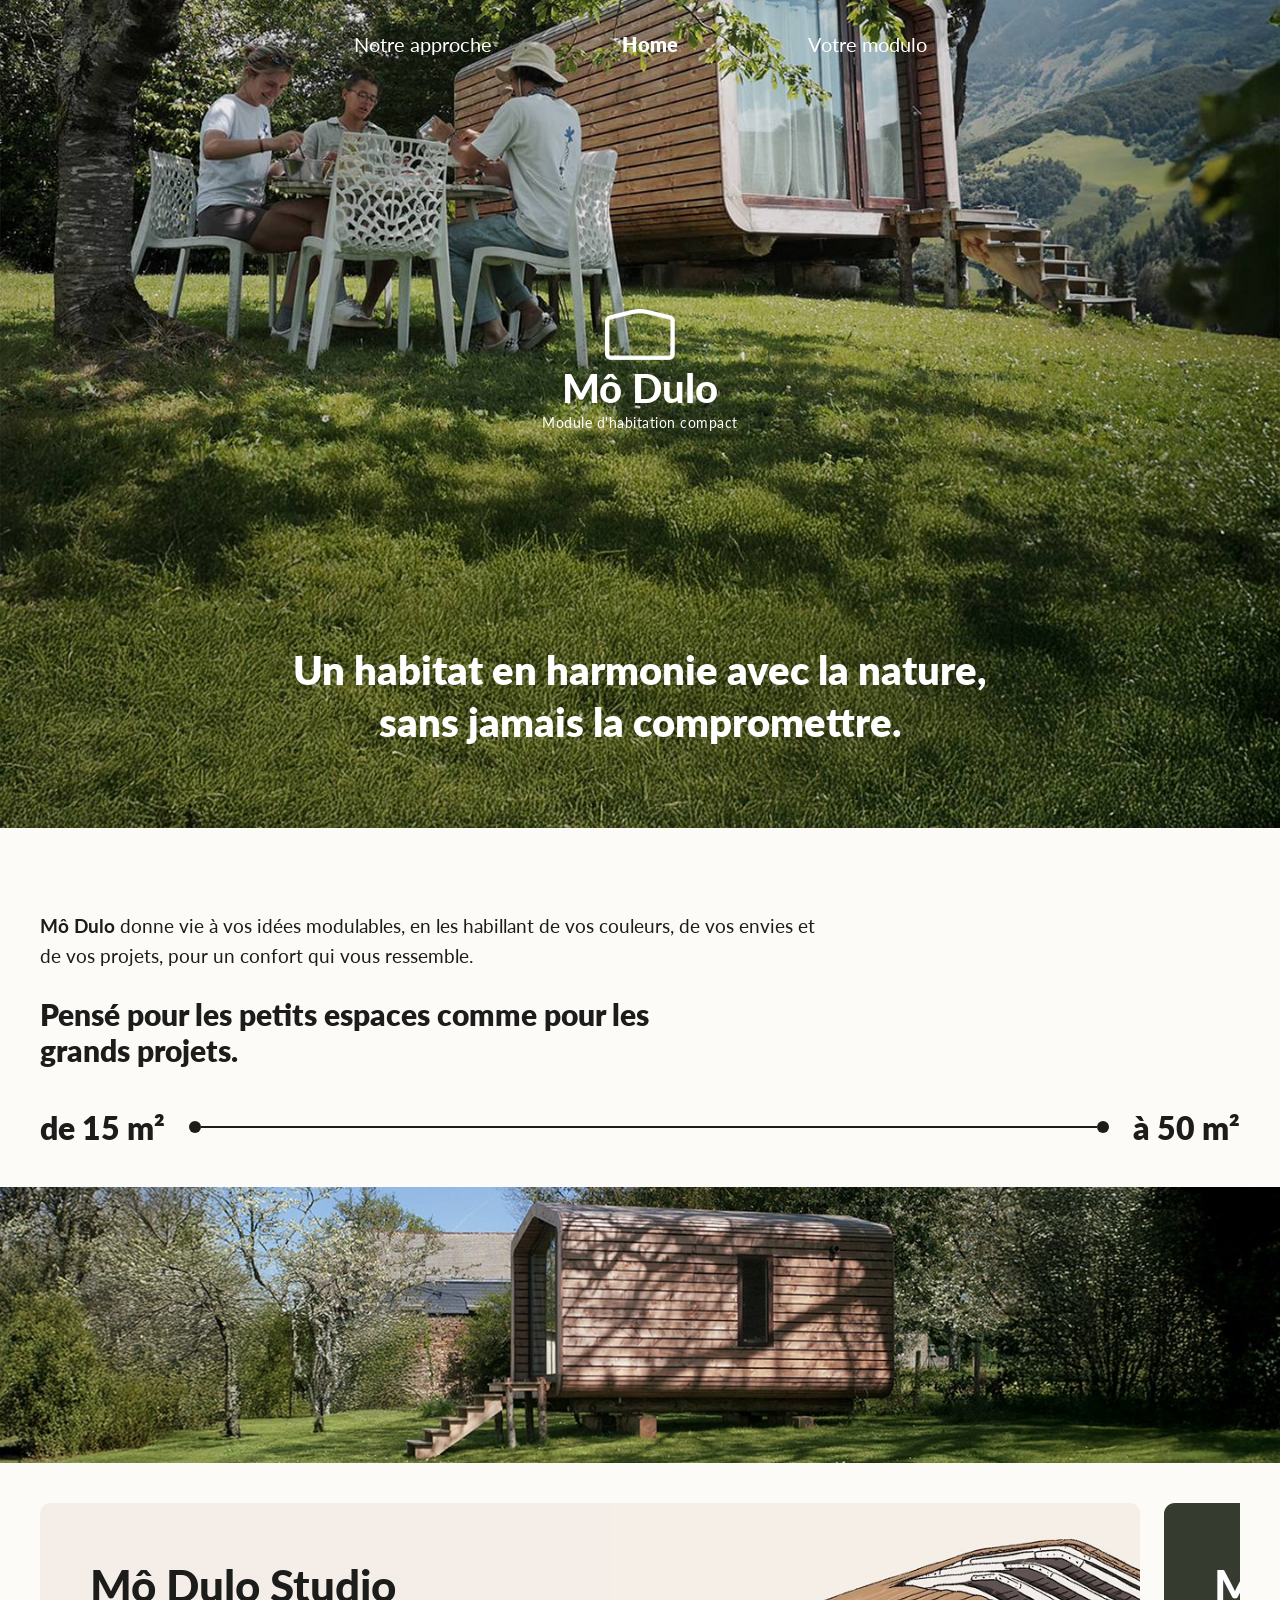
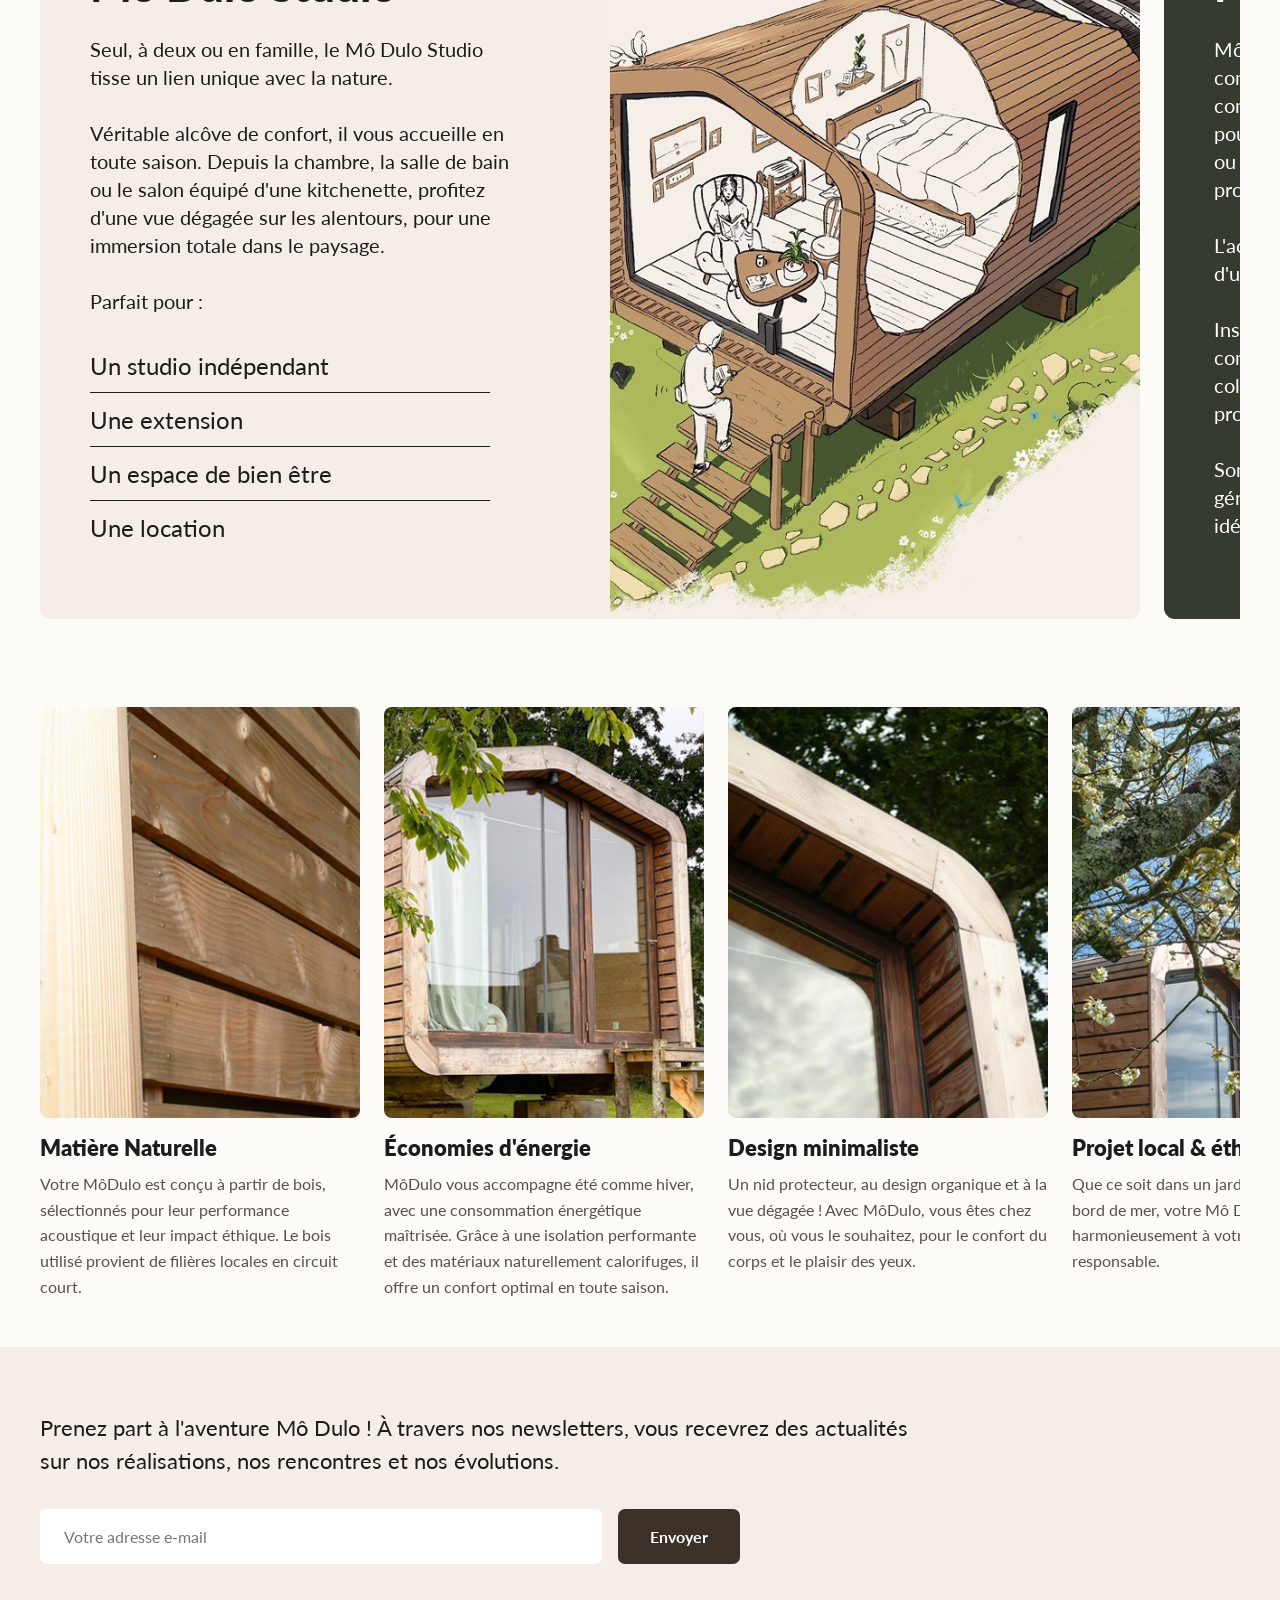
<file: index.html>
<!DOCTYPE html>
<html lang="fr">
<head>
  <meta charset="UTF-8">
  <meta name="viewport" content="width=device-width, initial-scale=1.0">
  <title>Mô Dulo — Module d'habitation compact</title>
  <link rel="preconnect" href="https://fonts.googleapis.com">
  <link rel="preconnect" href="https://fonts.gstatic.com" crossorigin>
  <link href="https://fonts.googleapis.com/css2?family=Lato:ital,wght@0,400;0,700;0,800;0,900&display=swap" rel="stylesheet">
  <link rel="stylesheet" href="assets/css/styles.css">
</head>
<body>

  <header class="hero">
    <nav class="nav">
      <a href="notre-approche.html" class="nav__link">Notre approche</a>
      <a href="index.html" class="nav__link nav__link--active">Home</a>
      <div class="nav__item">
        <a href="votre-modulo.html" class="nav__link">Votre modulo</a>
        <div class="nav__dropdown">
          <a href="votre-modulo-particulier.html">Particuliers</a>
          <a href="votre-modulo-pro.html">Professionnels</a>
        </div>
      </div>
    </nav>

    <div class="hero__logo">
      <img src="assets/img/logo-icon.png" alt="" class="hero__logo-icon">
      <p class="hero__logo-title">Mô Dulo</p>
      <p class="hero__logo-subtitle">Module d'habitation compact</p>
    </div>

    <h1 class="hero__tagline">Un habitat en harmonie avec la nature,<br>sans jamais la compromettre.</h1>
  </header>

  <section class="intro">
    <p class="intro__text">
      <strong>Mô Dulo</strong> donne vie à vos idées modulables, en les habillant de vos couleurs, de vos envies et de vos projets, pour un confort qui vous ressemble.
    </p>
    <p class="intro__highlight">Pensé pour les petits espaces comme pour les grands projets.</p>

    <div class="size-range">
      <span class="size-range__value">de 15 m²</span>
      <span class="size-range__track">
        <span class="size-range__dot"></span>
        <span class="size-range__line"></span>
        <span class="size-range__dot"></span>
      </span>
      <span class="size-range__value">à 50 m²</span>
    </div>
  </section>

  <div class="landscape-band">
    <img src="assets/img/landscape-band.jpg" alt="Mô Dulo installé dans un paysage naturel">
  </div>

  <section class="studio">
    <div class="studio__track">
      <div class="studio__card">
        <div class="studio__content">
          <h2>Mô Dulo Studio</h2>
          <p>
            Seul, à deux ou en famille, le Mô Dulo Studio tisse un lien unique avec la nature.
            <br><br>
            Véritable alcôve de confort, il vous accueille en toute saison. Depuis la chambre, la salle de bain ou le salon équipé d'une kitchenette, profitez d'une vue dégagée sur les alentours, pour une immersion totale dans le paysage.
            <br><br>
            Parfait pour :
          </p>
          <ul class="studio__list">
            <li>Un studio indépendant</li>
            <li>Une extension</li>
            <li>Un espace de bien être</li>
            <li>Une location</li>
          </ul>
        </div>
        <div class="studio__image">
          <img src="assets/img/studio-illustration.jpg" alt="Coupe illustrée du Mô Dulo Studio">
        </div>
      </div>

      <div class="studio__card studio__card--dark">
        <div class="studio__content">
          <h2>Mô Dulo Burô</h2>
          <p>
            Môdulo Burô est un module calme et lumineux, conçu pour offrir un cadre de travail propice à la concentration et à l'accueil. Il peut être aménagé pour recevoir des clients, organiser des réunions ou s'adapter aux besoins des praticiens et professions libérales.
            <br><br>
            L'accès est personnalisable, avec la possibilité d'une rampe PMR en remplacement de l'escalier.
            <br><br>
            Installé chez soi ou sur une zone d'activité, il convient aussi bien aux indépendants qu'aux collectivités ou aux investisseurs souhaitant proposer des espaces de location professionnels.
            <br><br>
            Son isolation acoustique et ses ouvertures généreuses créent un environnement apaisant, idéal pour travailler autrement.
          </p>
        </div>
        <div class="studio__image">
          <img src="assets/img/buro-illustration.jpg" alt="Coupe illustrée du Mô Dulo Burô">
        </div>
      </div>
    </div>
  </section>

  <section class="feature-carousel">
    <div class="feature-carousel__track">
      <div class="feature-carousel__item">
        <img src="assets/img/wood-texture.jpg" alt="Bardage bois du Mô Dulo">
        <h3>Matière Naturelle</h3>
        <p>Votre MôDulo est conçu à partir de bois, sélectionnés pour leur performance acoustique et leur impact éthique. Le bois utilisé provient de filières locales en circuit court.</p>
      </div>
      <div class="feature-carousel__item">
        <img src="assets/img/window-photo.jpg" alt="Baie vitrée du Mô Dulo">
        <h3>Économies d'énergie</h3>
        <p>MôDulo vous accompagne été comme hiver, avec une consommation énergétique maîtrisée. Grâce à une isolation performante et des matériaux naturellement calorifuges, il offre un confort optimal en toute saison.</p>
      </div>
      <div class="feature-carousel__item">
        <img src="assets/img/feature-3.jpg" alt="Détail du bardage Mô Dulo">
        <h3>Design minimaliste</h3>
        <p>Un nid protecteur, au design organique et à la vue dégagée ! Avec MôDulo, vous êtes chez vous, où vous le souhaitez, pour le confort du corps et le plaisir des yeux.</p>
      </div>
      <div class="feature-carousel__item">
        <img src="assets/img/feature-4.jpg" alt="Mô Dulo au printemps">
        <h3>Projet local &amp; éthique</h3>
        <p>Que ce soit dans un jardin, un champ ou en bord de mer, votre Mô Dulo s'intègre harmonieusement à votre projet d'habitat responsable.</p>
      </div>
      <div class="feature-carousel__item">
        <img src="assets/img/feature-5.jpg" alt="Détail de la baie vitrée Mô Dulo">
        <h3>Modulaire</h3>
        <p>Un concept constructif flexible, qui s'adapte à la création de votre bureau, studio, résidence secondaire... ou même principale !</p>
      </div>
    </div>
  </section>

  <section class="newsletter">
    <p class="newsletter__text">
      Prenez part à l'aventure Mô Dulo ! À travers nos newsletters, vous recevrez des actualités sur nos réalisations, nos rencontres et nos évolutions.
    </p>
    <form class="newsletter__form" id="newsletter-form">
      <input type="email" name="email" class="newsletter__input" placeholder="Votre adresse e-mail" required>
      <button type="submit" class="newsletter__button">Envoyer</button>
    </form>
  </section>

  <script src="assets/js/main.js"></script>
</body>
</html>
</file>
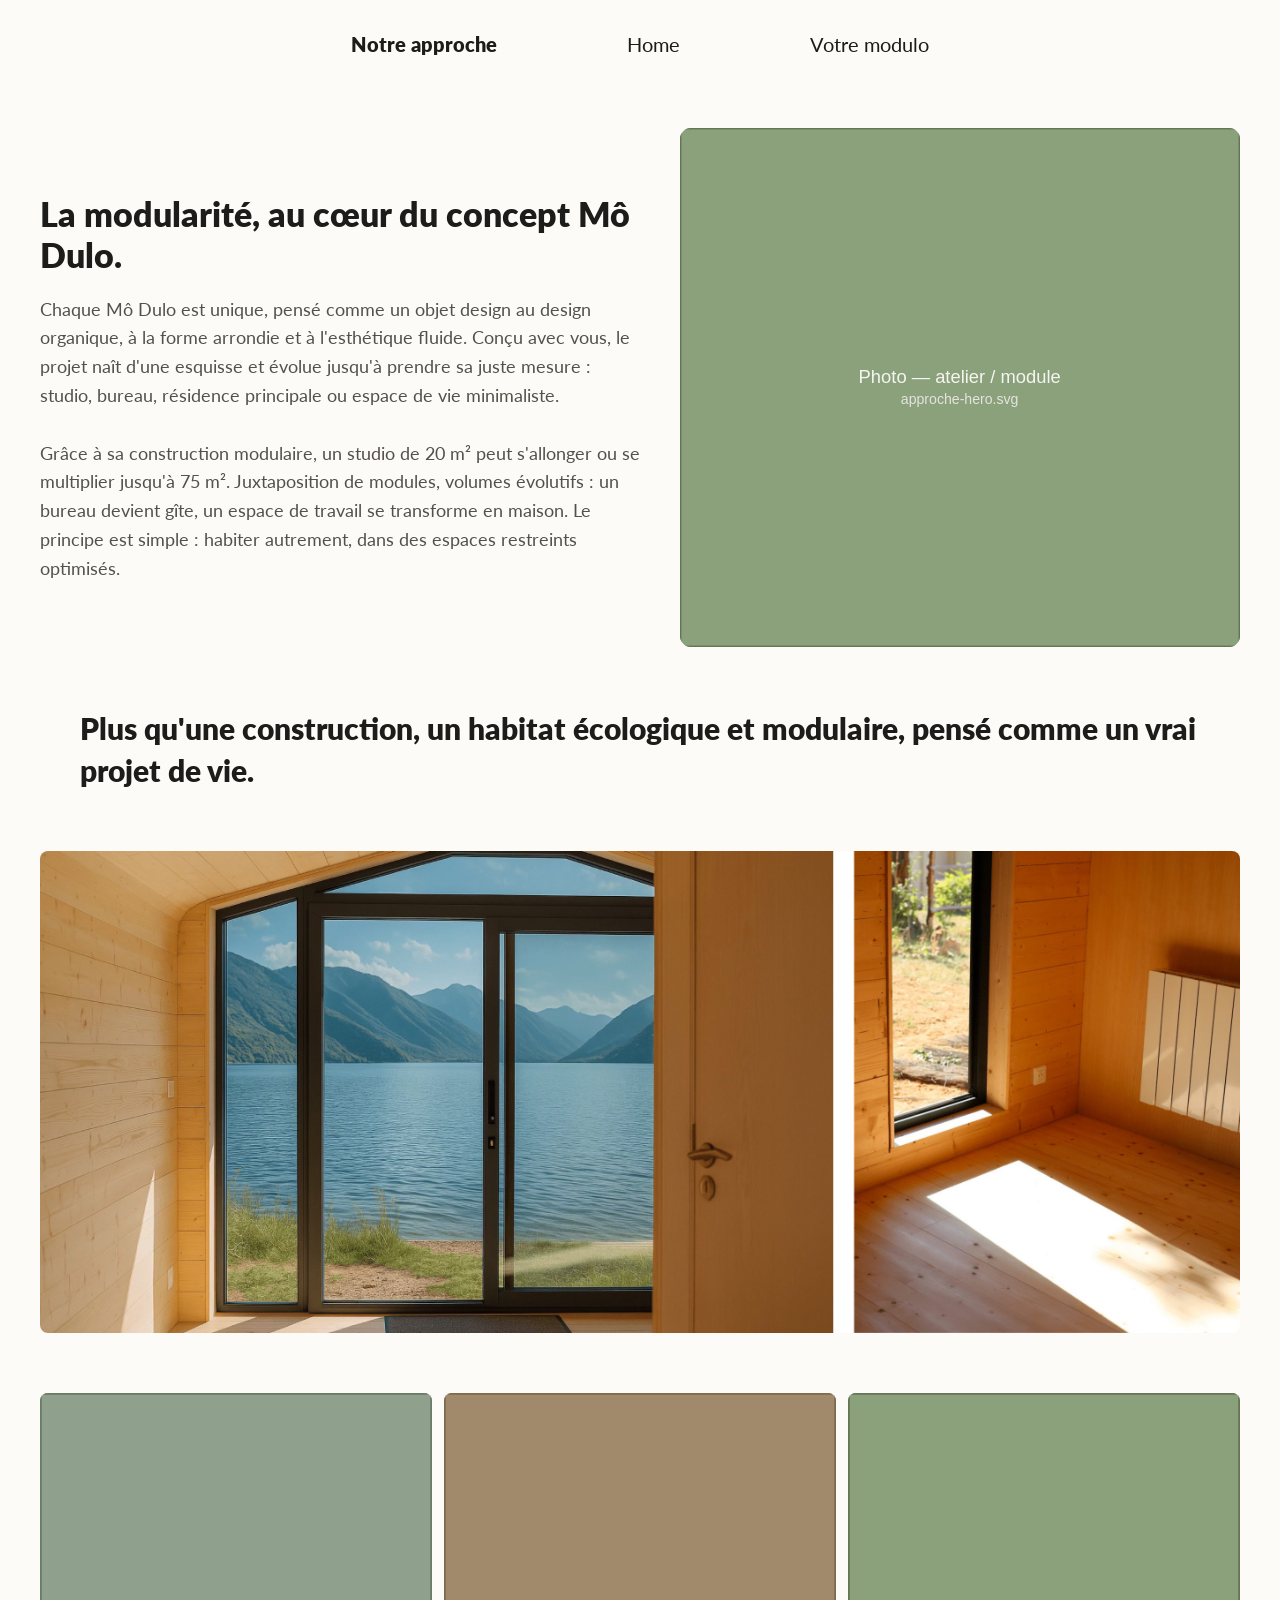
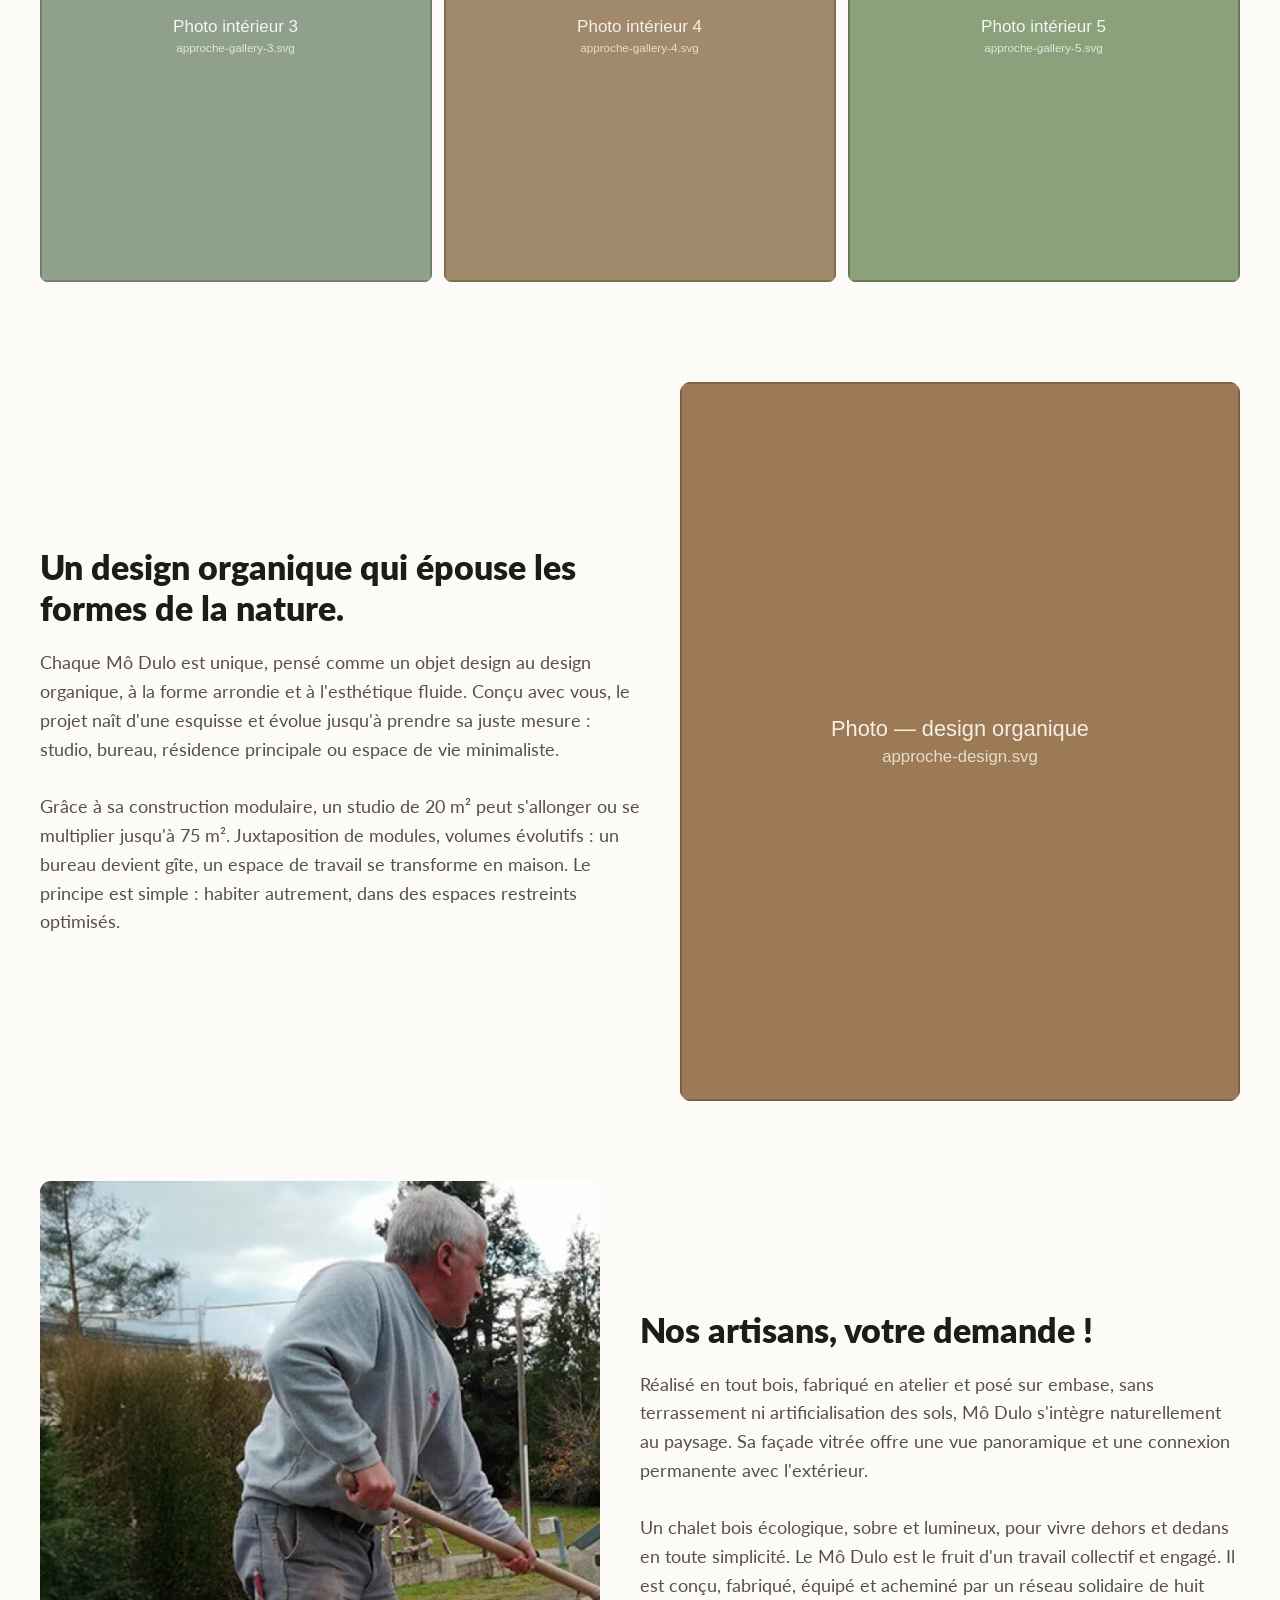
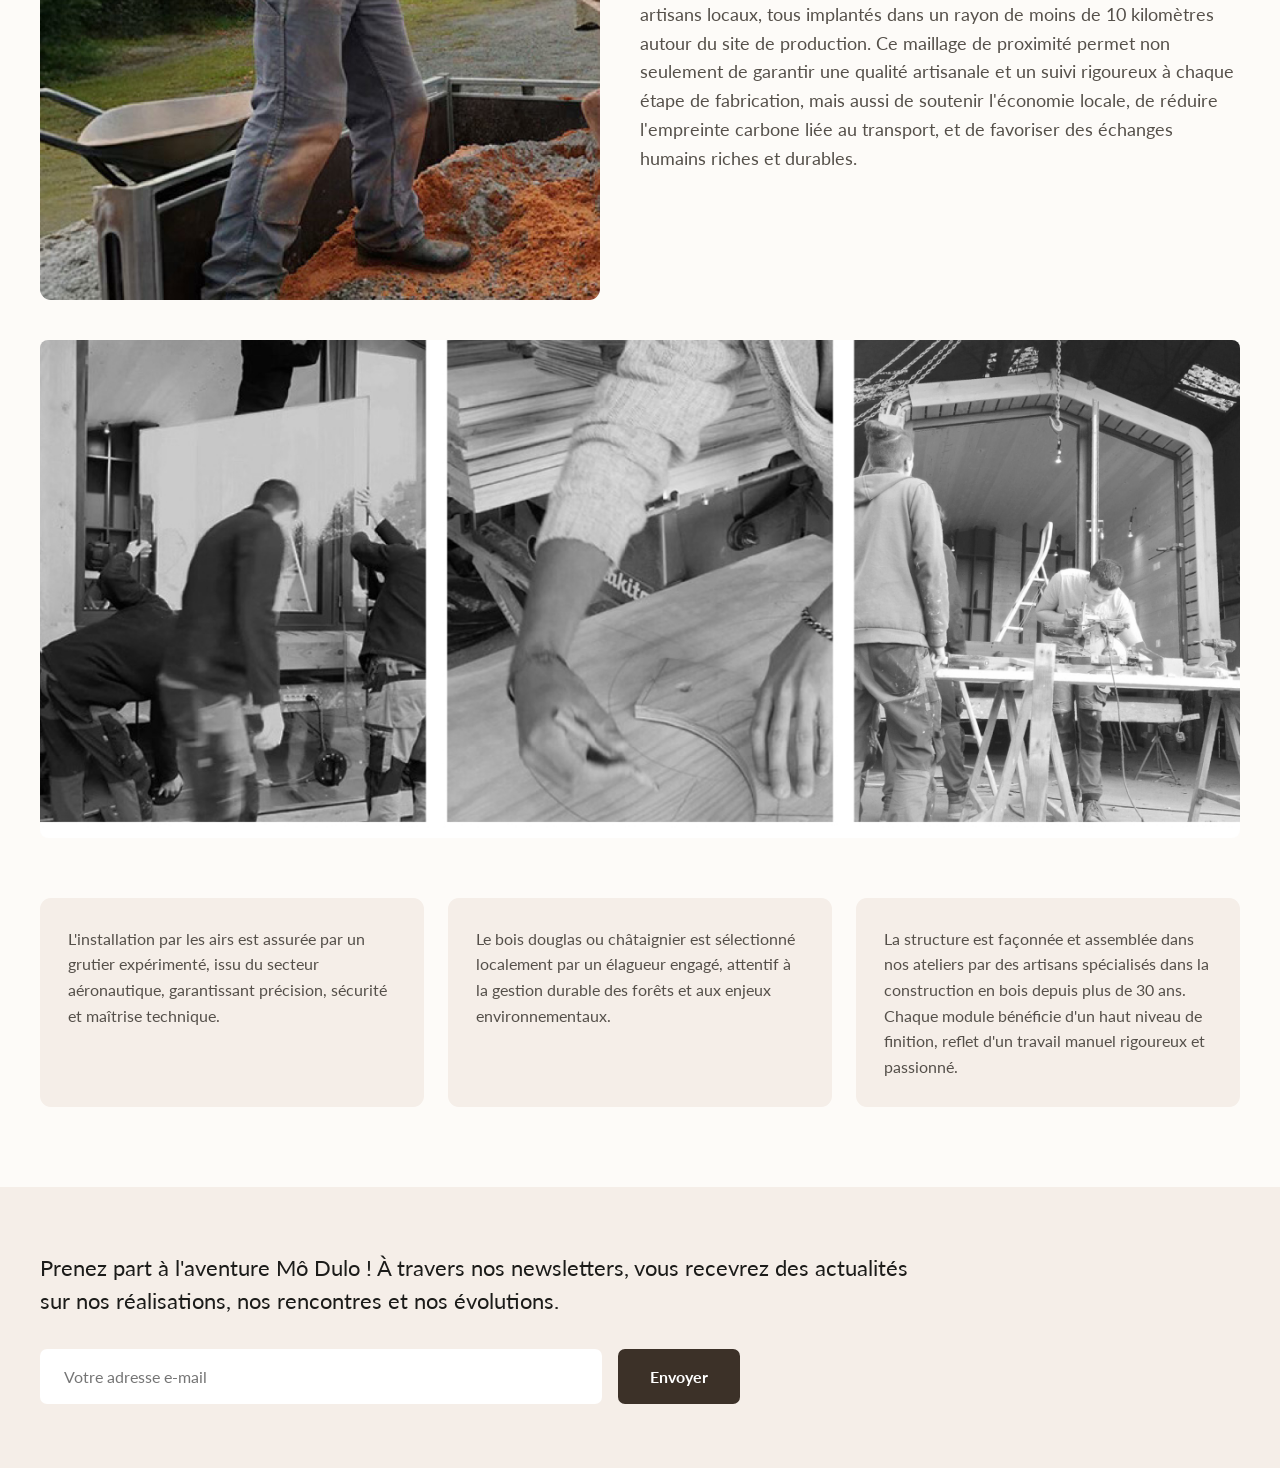
<file: notre-approche.html>
<!DOCTYPE html>
<html lang="fr">
<head>
  <meta charset="UTF-8">
  <meta name="viewport" content="width=device-width, initial-scale=1.0">
  <title>Notre approche — Mô Dulo</title>
  <link rel="preconnect" href="https://fonts.googleapis.com">
  <link rel="preconnect" href="https://fonts.gstatic.com" crossorigin>
  <link href="https://fonts.googleapis.com/css2?family=Lato:ital,wght@0,400;0,700;0,800;0,900&display=swap" rel="stylesheet">
  <link rel="stylesheet" href="assets/css/styles.css">
</head>
<body>

  <header class="page-header">
    <nav class="nav">
      <a href="notre-approche.html" class="nav__link nav__link--active">Notre approche</a>
      <a href="index.html" class="nav__link">Home</a>
      <div class="nav__item">
        <a href="votre-modulo.html" class="nav__link">Votre modulo</a>
        <div class="nav__dropdown">
          <a href="votre-modulo-particulier.html">Particuliers</a>
          <a href="votre-modulo-pro.html">Professionnels</a>
        </div>
      </div>
    </nav>
  </header>

  <section class="two-col">
    <div class="two-col__text">
      <h2>La modularité, au cœur du concept Mô Dulo.</h2>
      <p>
        Chaque Mô Dulo est unique, pensé comme un objet design au design organique, à la forme arrondie et à l'esthétique fluide.
        Conçu avec vous, le projet naît d'une esquisse et évolue jusqu'à prendre sa juste mesure : studio, bureau, résidence principale ou espace de vie minimaliste.
        <br><br>
        Grâce à sa construction modulaire, un studio de 20 m² peut s'allonger ou se multiplier jusqu'à 75 m². Juxtaposition de modules, volumes évolutifs : un bureau devient gîte, un espace de travail se transforme en maison. Le principe est simple : habiter autrement, dans des espaces restreints optimisés.
      </p>
    </div>
    <div class="two-col__media">
      <img src="assets/img/approche-hero.svg" alt="Atelier de fabrication Mô Dulo">
    </div>
  </section>

  <p class="statement">Plus qu'une construction, un habitat écologique et modulaire, pensé comme un vrai projet de vie.</p>

  <div class="full-image">
    <img src="assets/img/approche-gallery-row1.jpg" alt="Intérieurs Mô Dulo">
  </div>

  <div class="image-grid">
    <img src="assets/img/approche-gallery-3.svg" alt="Détail Mô Dulo">
    <img src="assets/img/approche-gallery-4.svg" alt="Détail Mô Dulo">
    <img src="assets/img/approche-gallery-5.svg" alt="Détail Mô Dulo">
  </div>

  <section class="two-col">
    <div class="two-col__text">
      <h2>Un design organique qui épouse les formes de la nature.</h2>
      <p>
        Chaque Mô Dulo est unique, pensé comme un objet design au design organique, à la forme arrondie et à l'esthétique fluide.
        Conçu avec vous, le projet naît d'une esquisse et évolue jusqu'à prendre sa juste mesure : studio, bureau, résidence principale ou espace de vie minimaliste.
        <br><br>
        Grâce à sa construction modulaire, un studio de 20 m² peut s'allonger ou se multiplier jusqu'à 75 m². Juxtaposition de modules, volumes évolutifs : un bureau devient gîte, un espace de travail se transforme en maison. Le principe est simple : habiter autrement, dans des espaces restreints optimisés.
      </p>
    </div>
    <div class="two-col__media">
      <img src="assets/img/approche-design.svg" alt="Design organique du Mô Dulo">
    </div>
  </section>

  <section class="two-col two-col--reverse">
    <div class="two-col__text">
      <h2>Nos artisans, votre demande !</h2>
      <p>
        Réalisé en tout bois, fabriqué en atelier et posé sur embase, sans terrassement ni artificialisation des sols, Mô Dulo s'intègre naturellement au paysage. Sa façade vitrée offre une vue panoramique et une connexion permanente avec l'extérieur.
        <br><br>
        Un chalet bois écologique, sobre et lumineux, pour vivre dehors et dedans en toute simplicité. Le Mô Dulo est le fruit d'un travail collectif et engagé. Il est conçu, fabriqué, équipé et acheminé par un réseau solidaire de huit artisans locaux, tous implantés dans un rayon de moins de 10 kilomètres autour du site de production.
        Ce maillage de proximité permet non seulement de garantir une qualité artisanale et un suivi rigoureux à chaque étape de fabrication, mais aussi de soutenir l'économie locale, de réduire l'empreinte carbone liée au transport, et de favoriser des échanges humains riches et durables.
      </p>
    </div>
    <div class="two-col__media">
      <img src="assets/img/approche-tree.jpg" alt="Un artisan Mô Dulo au travail">
    </div>
  </section>

  <div class="full-image">
    <img src="assets/img/approche-gallery-row2.jpg" alt="Nos artisans au travail">
  </div>

  <div class="info-cards">
    <div class="info-card">
      L'installation par les airs est assurée par un grutier expérimenté, issu du secteur aéronautique, garantissant précision, sécurité et maîtrise technique.
    </div>
    <div class="info-card">
      Le bois douglas ou châtaignier est sélectionné localement par un élagueur engagé, attentif à la gestion durable des forêts et aux enjeux environnementaux.
    </div>
    <div class="info-card">
      La structure est façonnée et assemblée dans nos ateliers par des artisans spécialisés dans la construction en bois depuis plus de 30 ans. Chaque module bénéficie d'un haut niveau de finition, reflet d'un travail manuel rigoureux et passionné.
    </div>
  </div>

  <section class="newsletter">
    <p class="newsletter__text">
      Prenez part à l'aventure Mô Dulo ! À travers nos newsletters, vous recevrez des actualités sur nos réalisations, nos rencontres et nos évolutions.
    </p>
    <form class="newsletter__form" id="newsletter-form">
      <input type="email" name="email" class="newsletter__input" placeholder="Votre adresse e-mail" required>
      <button type="submit" class="newsletter__button">Envoyer</button>
    </form>
  </section>

  <script src="assets/js/main.js"></script>
</body>
</html>
</file>
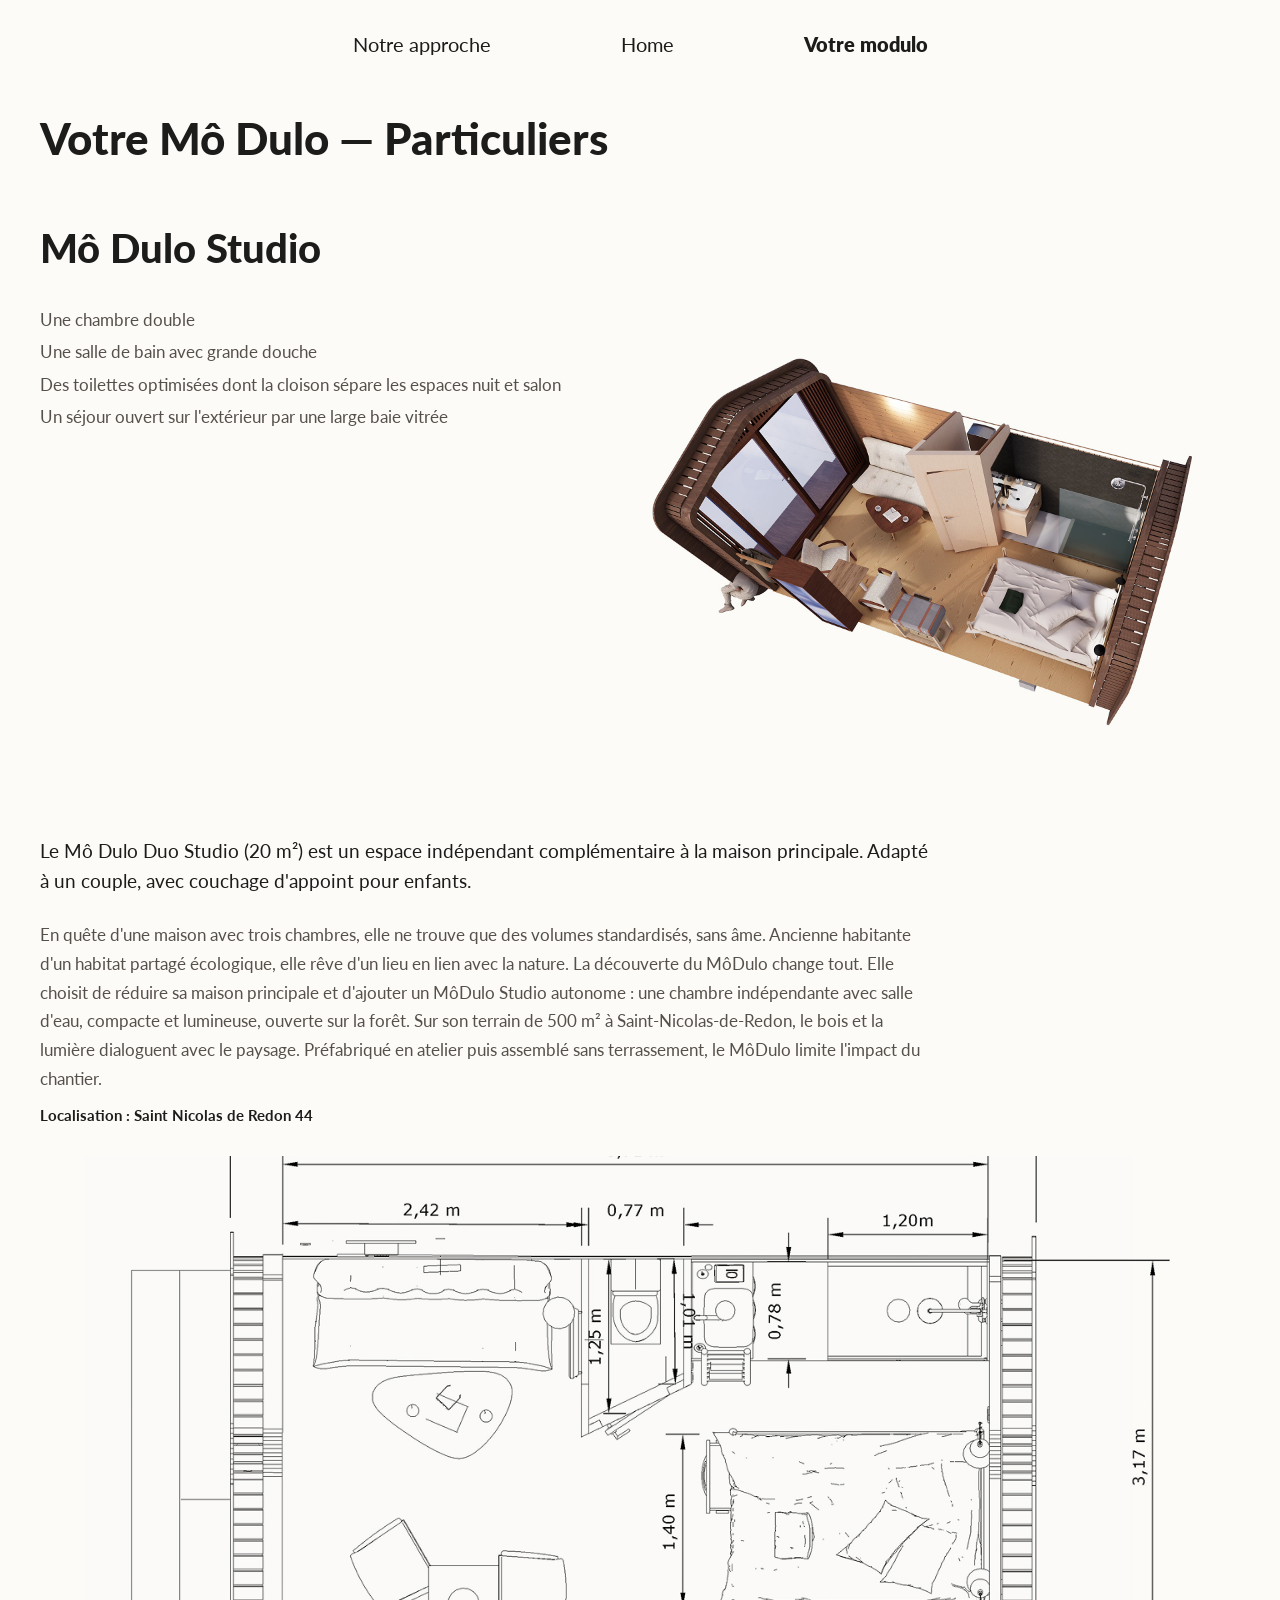
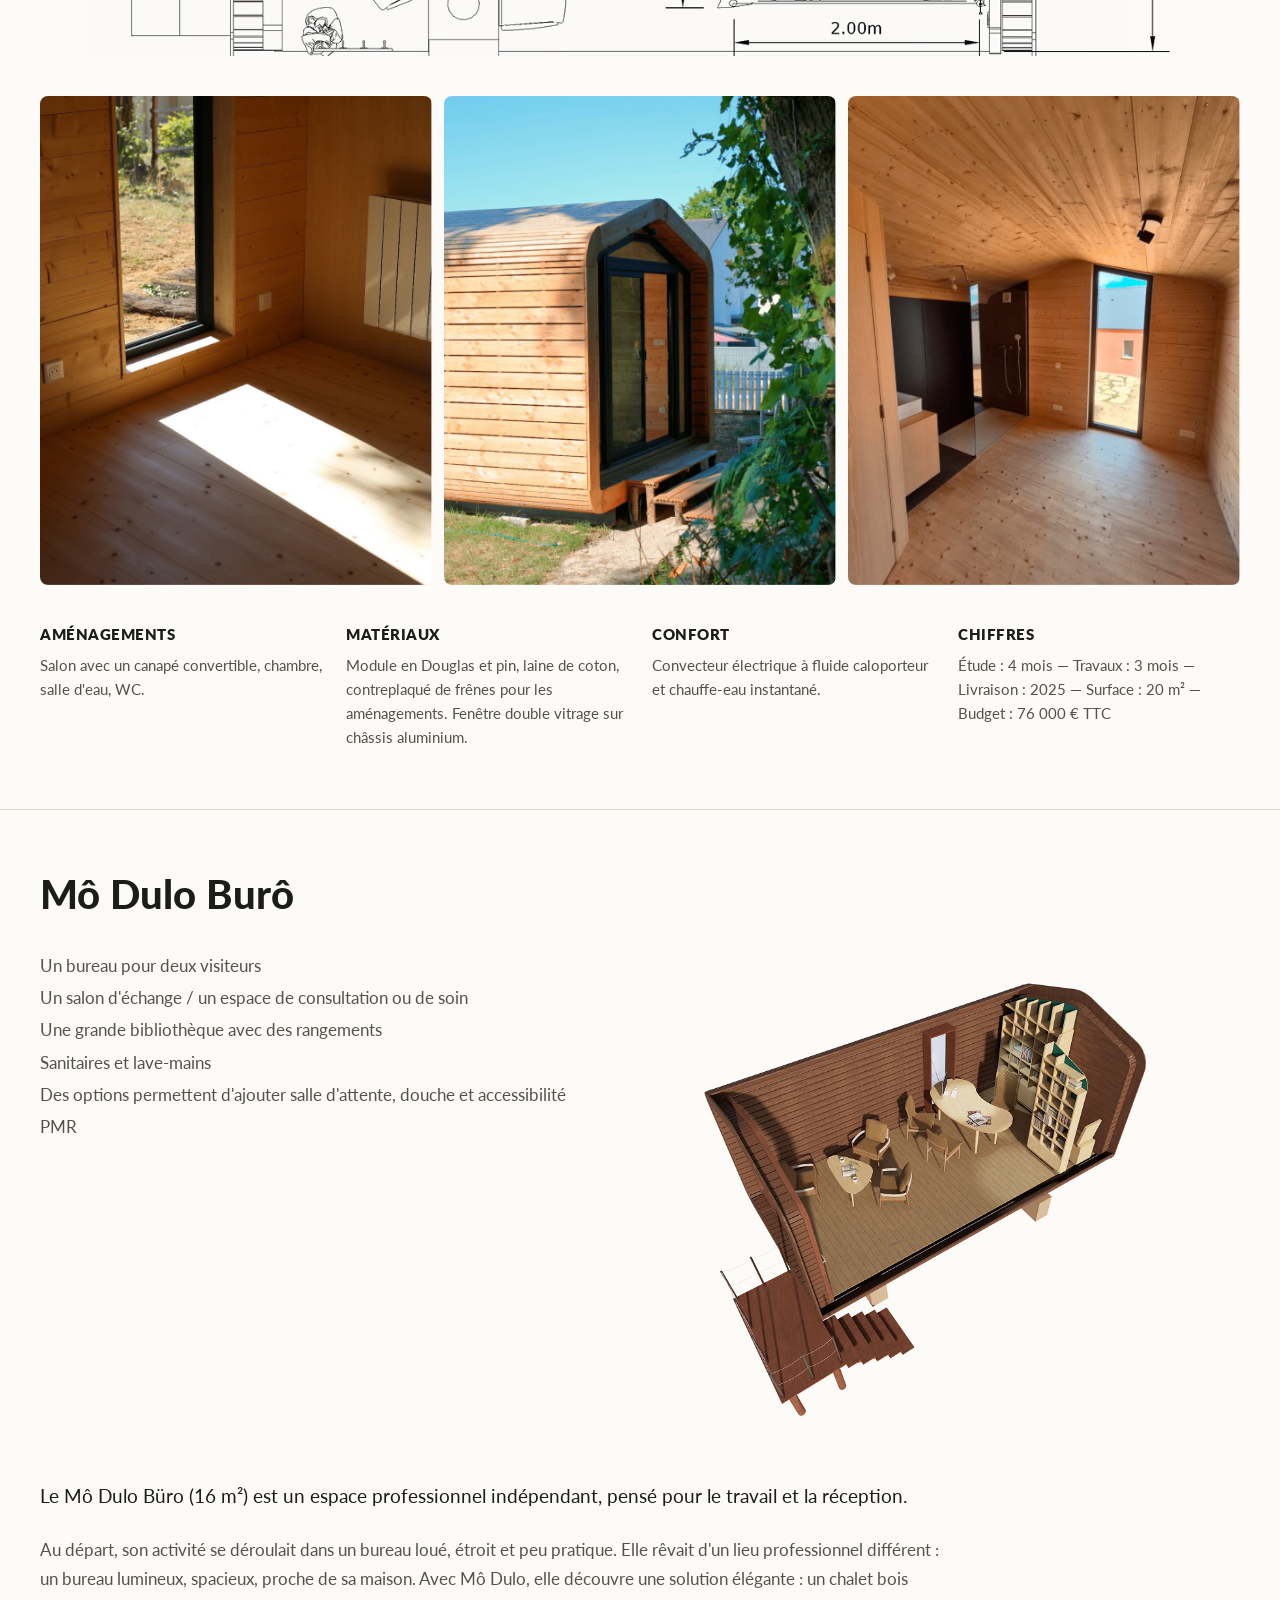
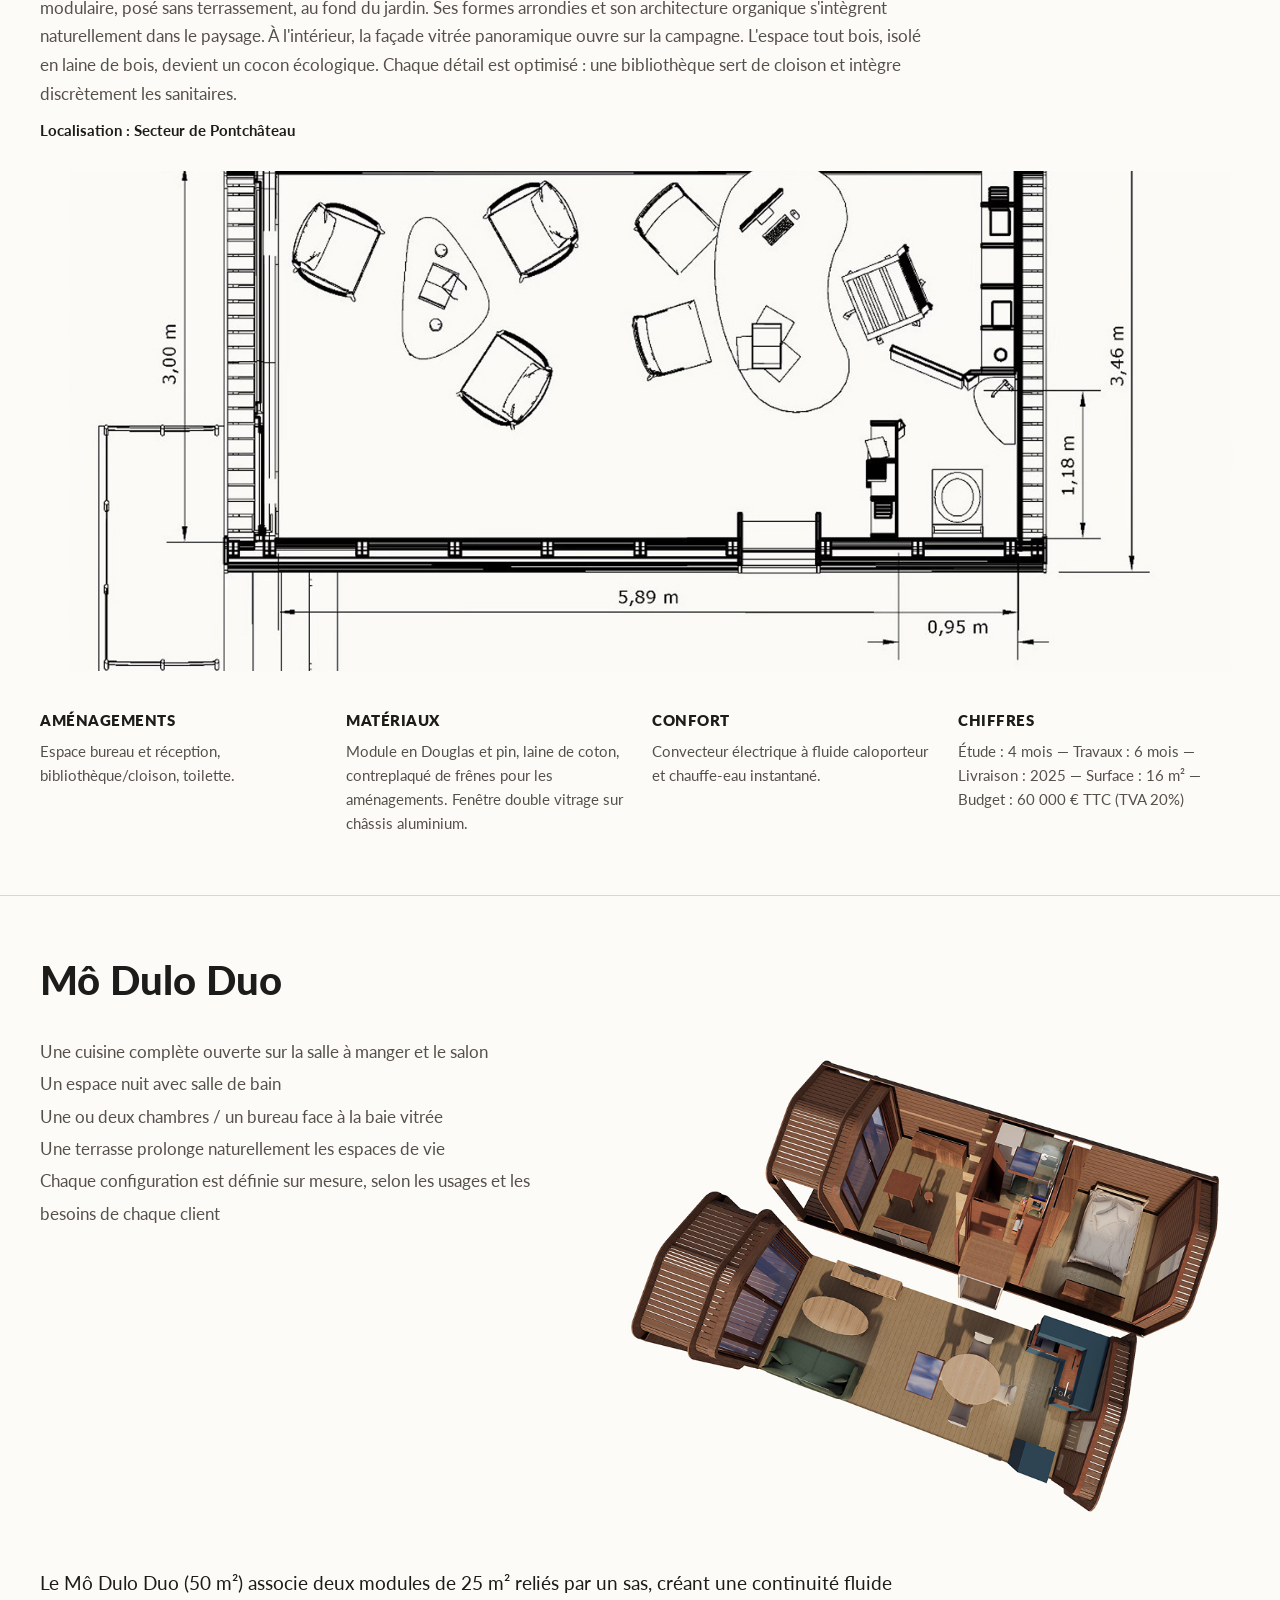
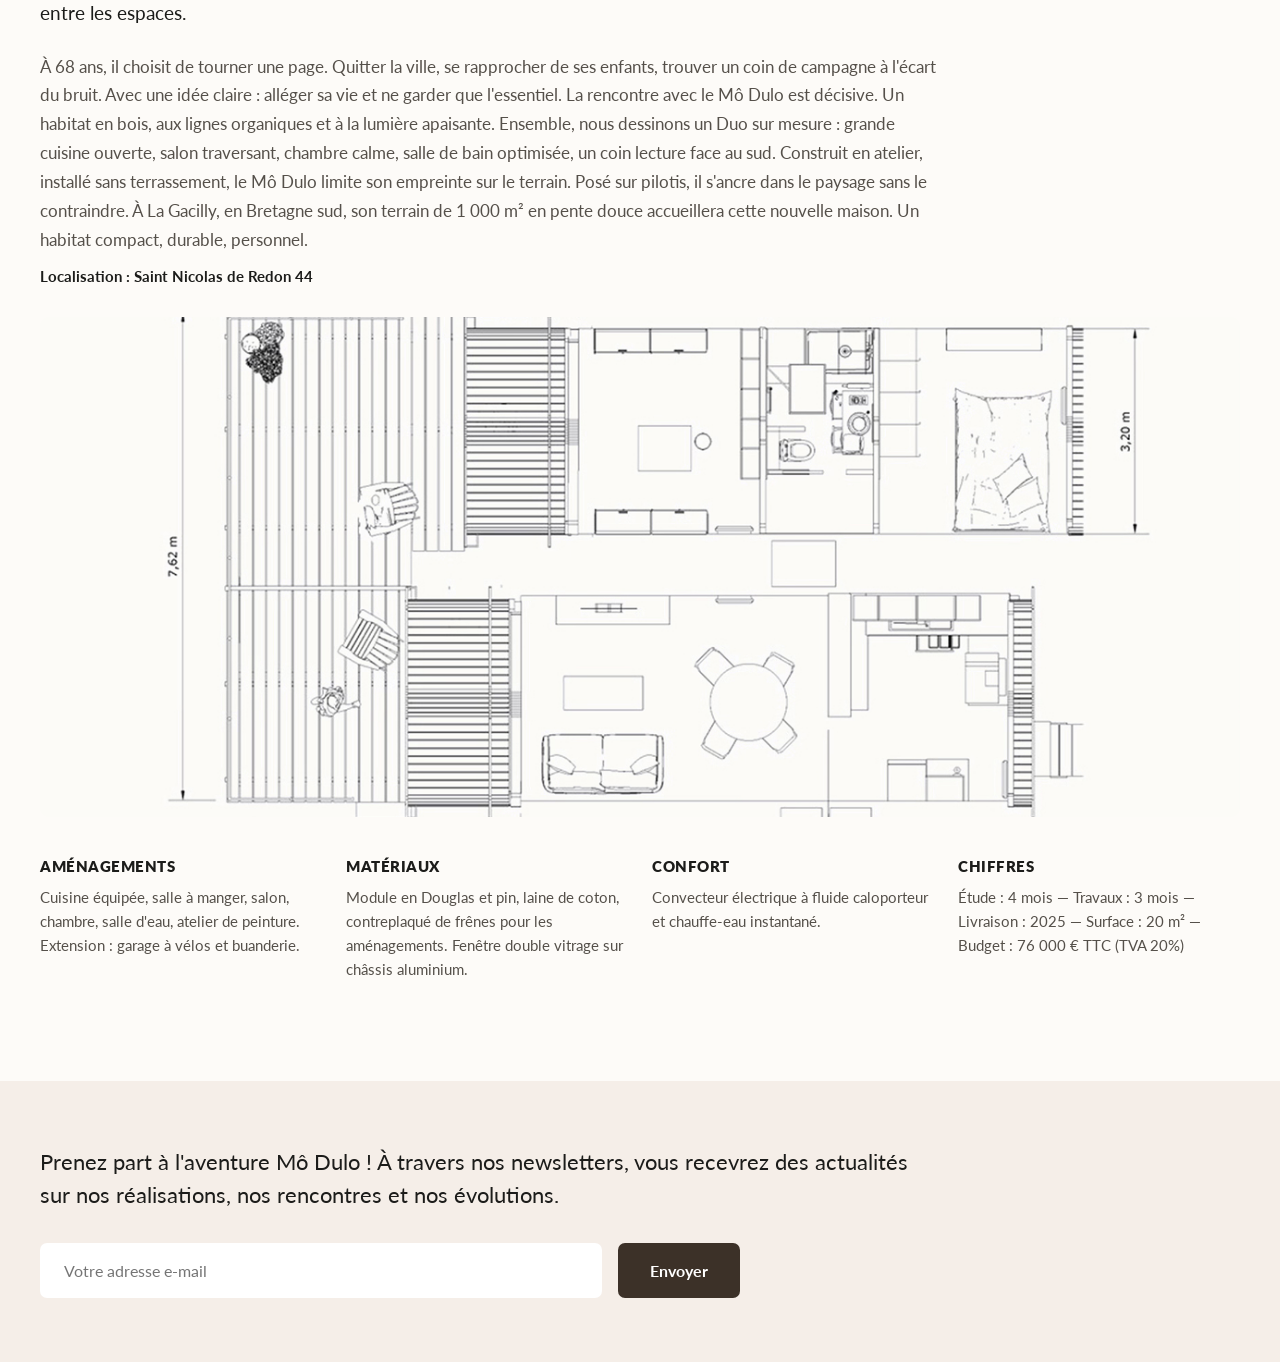
<file: votre-modulo-particulier.html>
<!DOCTYPE html>
<html lang="fr">
<head>
  <meta charset="UTF-8">
  <meta name="viewport" content="width=device-width, initial-scale=1.0">
  <title>Votre Mô Dulo — Particuliers</title>
  <link rel="preconnect" href="https://fonts.googleapis.com">
  <link rel="preconnect" href="https://fonts.gstatic.com" crossorigin>
  <link href="https://fonts.googleapis.com/css2?family=Lato:ital,wght@0,400;0,700;0,800;0,900&display=swap" rel="stylesheet">
  <link rel="stylesheet" href="assets/css/styles.css">
</head>
<body>

  <header class="page-header">
    <nav class="nav">
      <a href="notre-approche.html" class="nav__link">Notre approche</a>
      <a href="index.html" class="nav__link">Home</a>
      <div class="nav__item">
        <a href="votre-modulo.html" class="nav__link nav__link--active">Votre modulo</a>
        <div class="nav__dropdown">
          <a href="votre-modulo-particulier.html" class="is-active">Particuliers</a>
          <a href="votre-modulo-pro.html">Professionnels</a>
        </div>
      </div>
    </nav>
  </header>

  <h1 class="page-title">Votre Mô Dulo — Particuliers</h1>

  <section class="case-study">
    <h2 class="case-study__title">Mô Dulo Studio</h2>

    <div class="case-study__intro">
      <ul class="case-study__list">
        <li>Une chambre double</li>
        <li>Une salle de bain avec grande douche</li>
        <li>Des toilettes optimisées dont la cloison sépare les espaces nuit et salon</li>
        <li>Un séjour ouvert sur l'extérieur par une large baie vitrée</li>
      </ul>
      <div class="case-study__media">
        <img src="assets/img/particulier-studio-main.jpg" alt="Mô Dulo Studio">
      </div>
    </div>

    <p class="case-study__summary">
      Le Mô Dulo Duo Studio (20 m²) est un espace indépendant complémentaire à la maison principale. Adapté à un couple, avec couchage d'appoint pour enfants.
    </p>

    <p class="case-study__story">
      En quête d'une maison avec trois chambres, elle ne trouve que des volumes standardisés, sans âme. Ancienne habitante d'un habitat partagé écologique, elle rêve d'un lieu en lien avec la nature.
      La découverte du MôDulo change tout. Elle choisit de réduire sa maison principale et d'ajouter un MôDulo Studio autonome : une chambre indépendante avec salle d'eau, compacte et lumineuse, ouverte sur la forêt.
      Sur son terrain de 500 m² à Saint-Nicolas-de-Redon, le bois et la lumière dialoguent avec le paysage. Préfabriqué en atelier puis assemblé sans terrassement, le MôDulo limite l'impact du chantier.
    </p>
    <p class="case-study__location">Localisation : Saint Nicolas de Redon 44</p>

    <div class="case-study__band">
      <img src="assets/img/particulier-studio-band.jpg" alt="Mô Dulo Studio installé">
    </div>

    <div class="case-study__gallery">
      <img src="assets/img/particulier-studio-gallery-1.jpg" alt="Mô Dulo Studio — intérieur">
      <img src="assets/img/particulier-studio-gallery-2.jpg" alt="Mô Dulo Studio — intérieur">
      <img src="assets/img/particulier-studio-gallery-3.jpg" alt="Mô Dulo Studio — salle d'eau">
    </div>

    <div class="specs-grid">
      <div>
        <h4>Aménagements</h4>
        <p>Salon avec un canapé convertible, chambre, salle d'eau, WC.</p>
      </div>
      <div>
        <h4>Matériaux</h4>
        <p>Module en Douglas et pin, laine de coton, contreplaqué de frênes pour les aménagements. Fenêtre double vitrage sur châssis aluminium.</p>
      </div>
      <div>
        <h4>Confort</h4>
        <p>Convecteur électrique à fluide caloporteur et chauffe-eau instantané.</p>
      </div>
      <div>
        <h4>Chiffres</h4>
        <p>Étude : 4 mois — Travaux : 3 mois — Livraison : 2025 — Surface : 20 m² — Budget : 76 000 € TTC</p>
      </div>
    </div>
  </section>

  <section class="case-study">
    <h2 class="case-study__title">Mô Dulo Burô</h2>

    <div class="case-study__intro">
      <ul class="case-study__list">
        <li>Un bureau pour deux visiteurs</li>
        <li>Un salon d'échange / un espace de consultation ou de soin</li>
        <li>Une grande bibliothèque avec des rangements</li>
        <li>Sanitaires et lave-mains</li>
        <li>Des options permettent d'ajouter salle d'attente, douche et accessibilité PMR</li>
      </ul>
      <div class="case-study__media">
        <img src="assets/img/particulier-buro-main.jpg" alt="Mô Dulo Burô">
      </div>
    </div>

    <p class="case-study__summary">
      Le Mô Dulo Büro (16 m²) est un espace professionnel indépendant, pensé pour le travail et la réception.
    </p>

    <p class="case-study__story">
      Au départ, son activité se déroulait dans un bureau loué, étroit et peu pratique. Elle rêvait d'un lieu professionnel différent : un bureau lumineux, spacieux, proche de sa maison.
      Avec Mô Dulo, elle découvre une solution élégante : un chalet bois modulaire, posé sans terrassement, au fond du jardin. Ses formes arrondies et son architecture organique s'intègrent naturellement dans le paysage.
      À l'intérieur, la façade vitrée panoramique ouvre sur la campagne. L'espace tout bois, isolé en laine de bois, devient un cocon écologique. Chaque détail est optimisé : une bibliothèque sert de cloison et intègre discrètement les sanitaires.
    </p>
    <p class="case-study__location">Localisation : Secteur de Pontchâteau</p>

    <div class="case-study__band">
      <img src="assets/img/particulier-buro-band.jpg" alt="Mô Dulo Burô installé">
    </div>

    <div class="specs-grid">
      <div>
        <h4>Aménagements</h4>
        <p>Espace bureau et réception, bibliothèque/cloison, toilette.</p>
      </div>
      <div>
        <h4>Matériaux</h4>
        <p>Module en Douglas et pin, laine de coton, contreplaqué de frênes pour les aménagements. Fenêtre double vitrage sur châssis aluminium.</p>
      </div>
      <div>
        <h4>Confort</h4>
        <p>Convecteur électrique à fluide caloporteur et chauffe-eau instantané.</p>
      </div>
      <div>
        <h4>Chiffres</h4>
        <p>Étude : 4 mois — Travaux : 6 mois — Livraison : 2025 — Surface : 16 m² — Budget : 60 000 € TTC (TVA 20%)</p>
      </div>
    </div>
  </section>

  <section class="case-study">
    <h2 class="case-study__title">Mô Dulo Duo</h2>

    <div class="case-study__intro">
      <ul class="case-study__list">
        <li>Une cuisine complète ouverte sur la salle à manger et le salon</li>
        <li>Un espace nuit avec salle de bain</li>
        <li>Une ou deux chambres / un bureau face à la baie vitrée</li>
        <li>Une terrasse prolonge naturellement les espaces de vie</li>
        <li>Chaque configuration est définie sur mesure, selon les usages et les besoins de chaque client</li>
      </ul>
      <div class="case-study__media">
        <img src="assets/img/particulier-duo-main.jpg" alt="Mô Dulo Duo">
      </div>
    </div>

    <p class="case-study__summary">
      Le Mô Dulo Duo (50 m²) associe deux modules de 25 m² reliés par un sas, créant une continuité fluide entre les espaces.
    </p>

    <p class="case-study__story">
      À 68 ans, il choisit de tourner une page. Quitter la ville, se rapprocher de ses enfants, trouver un coin de campagne à l'écart du bruit. Avec une idée claire : alléger sa vie et ne garder que l'essentiel.
      La rencontre avec le Mô Dulo est décisive. Un habitat en bois, aux lignes organiques et à la lumière apaisante. Ensemble, nous dessinons un Duo sur mesure : grande cuisine ouverte, salon traversant, chambre calme, salle de bain optimisée, un coin lecture face au sud.
      Construit en atelier, installé sans terrassement, le Mô Dulo limite son empreinte sur le terrain. Posé sur pilotis, il s'ancre dans le paysage sans le contraindre. À La Gacilly, en Bretagne sud, son terrain de 1 000 m² en pente douce accueillera cette nouvelle maison. Un habitat compact, durable, personnel.
    </p>
    <p class="case-study__location">Localisation : Saint Nicolas de Redon 44</p>

    <div class="case-study__band">
      <img src="assets/img/particulier-duo-band.jpg" alt="Mô Dulo Duo installé">
    </div>

    <div class="specs-grid">
      <div>
        <h4>Aménagements</h4>
        <p>Cuisine équipée, salle à manger, salon, chambre, salle d'eau, atelier de peinture. Extension : garage à vélos et buanderie.</p>
      </div>
      <div>
        <h4>Matériaux</h4>
        <p>Module en Douglas et pin, laine de coton, contreplaqué de frênes pour les aménagements. Fenêtre double vitrage sur châssis aluminium.</p>
      </div>
      <div>
        <h4>Confort</h4>
        <p>Convecteur électrique à fluide caloporteur et chauffe-eau instantané.</p>
      </div>
      <div>
        <h4>Chiffres</h4>
        <p>Étude : 4 mois — Travaux : 3 mois — Livraison : 2025 — Surface : 20 m² — Budget : 76 000 € TTC (TVA 20%)</p>
      </div>
    </div>
  </section>

  <section class="newsletter">
    <p class="newsletter__text">
      Prenez part à l'aventure Mô Dulo ! À travers nos newsletters, vous recevrez des actualités sur nos réalisations, nos rencontres et nos évolutions.
    </p>
    <form class="newsletter__form" id="newsletter-form">
      <input type="email" name="email" class="newsletter__input" placeholder="Votre adresse e-mail" required>
      <button type="submit" class="newsletter__button">Envoyer</button>
    </form>
  </section>

  <script src="assets/js/main.js"></script>
</body>
</html>
</file>
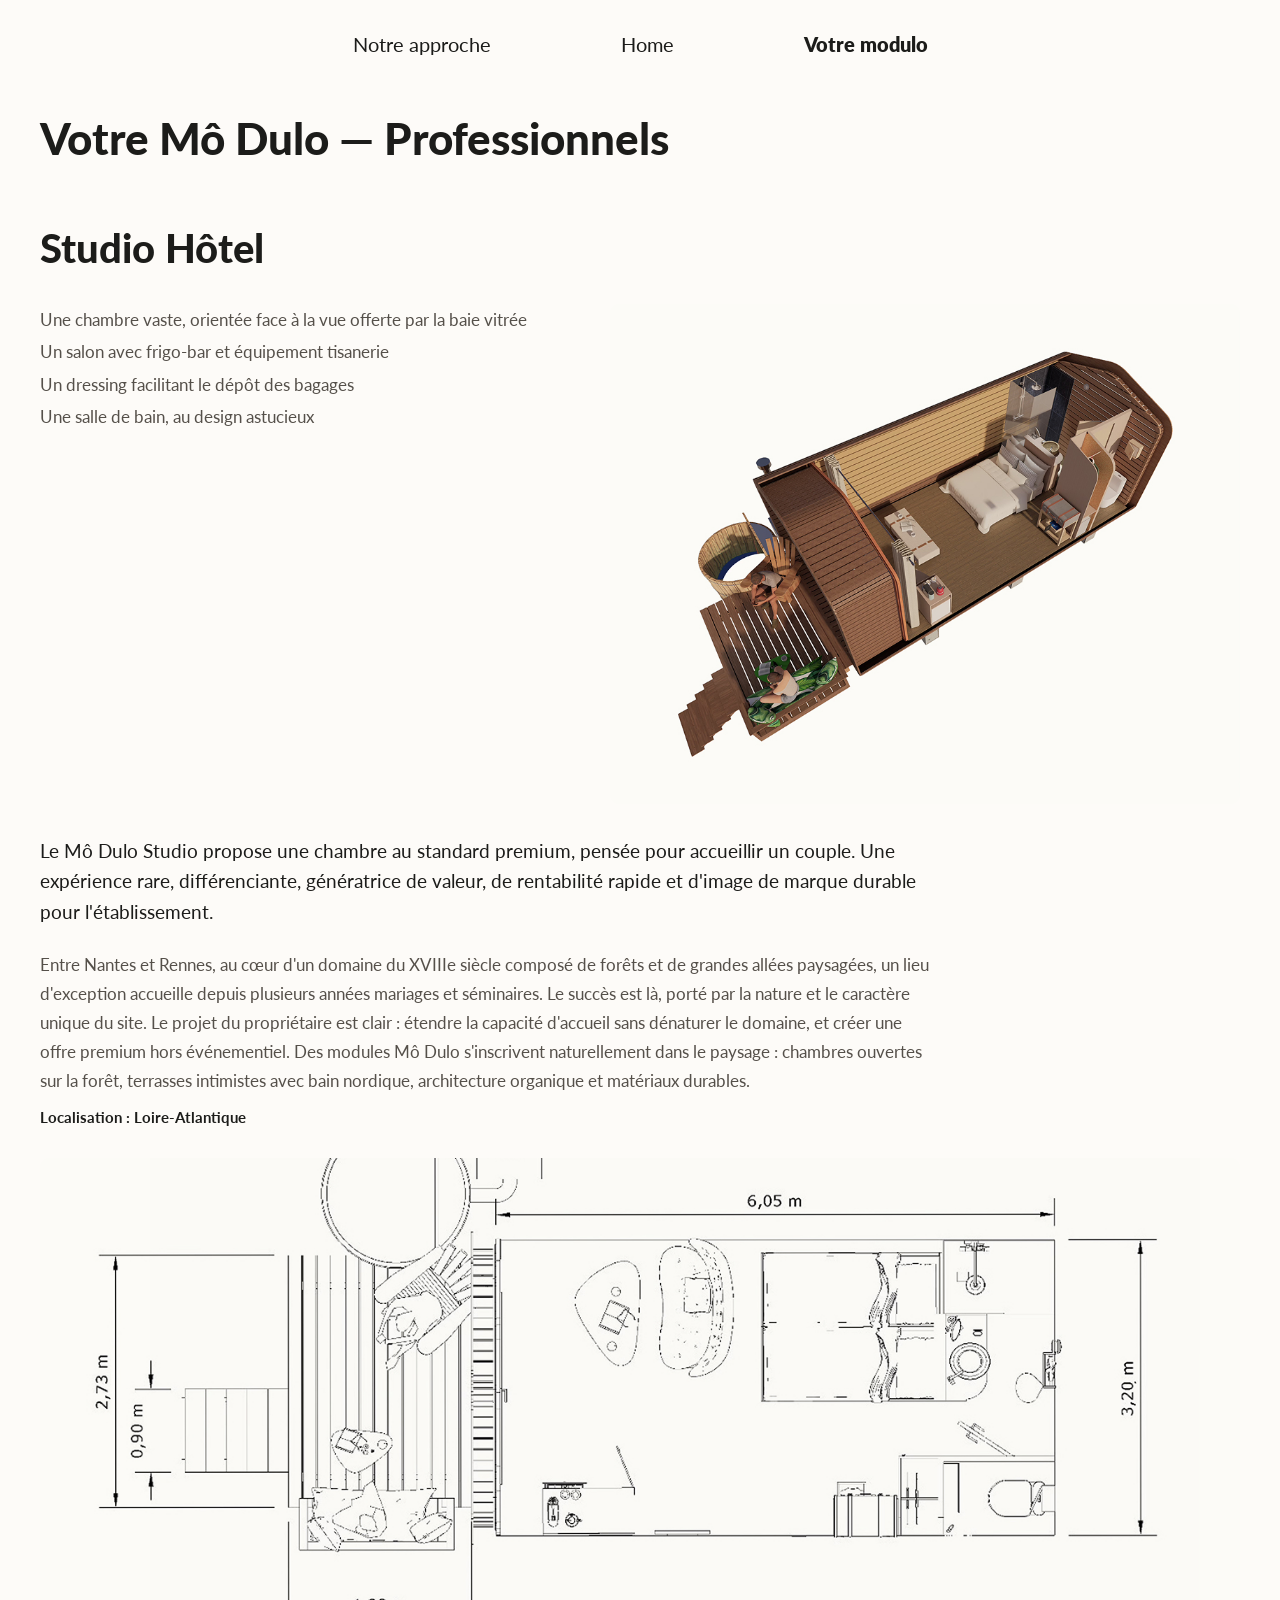
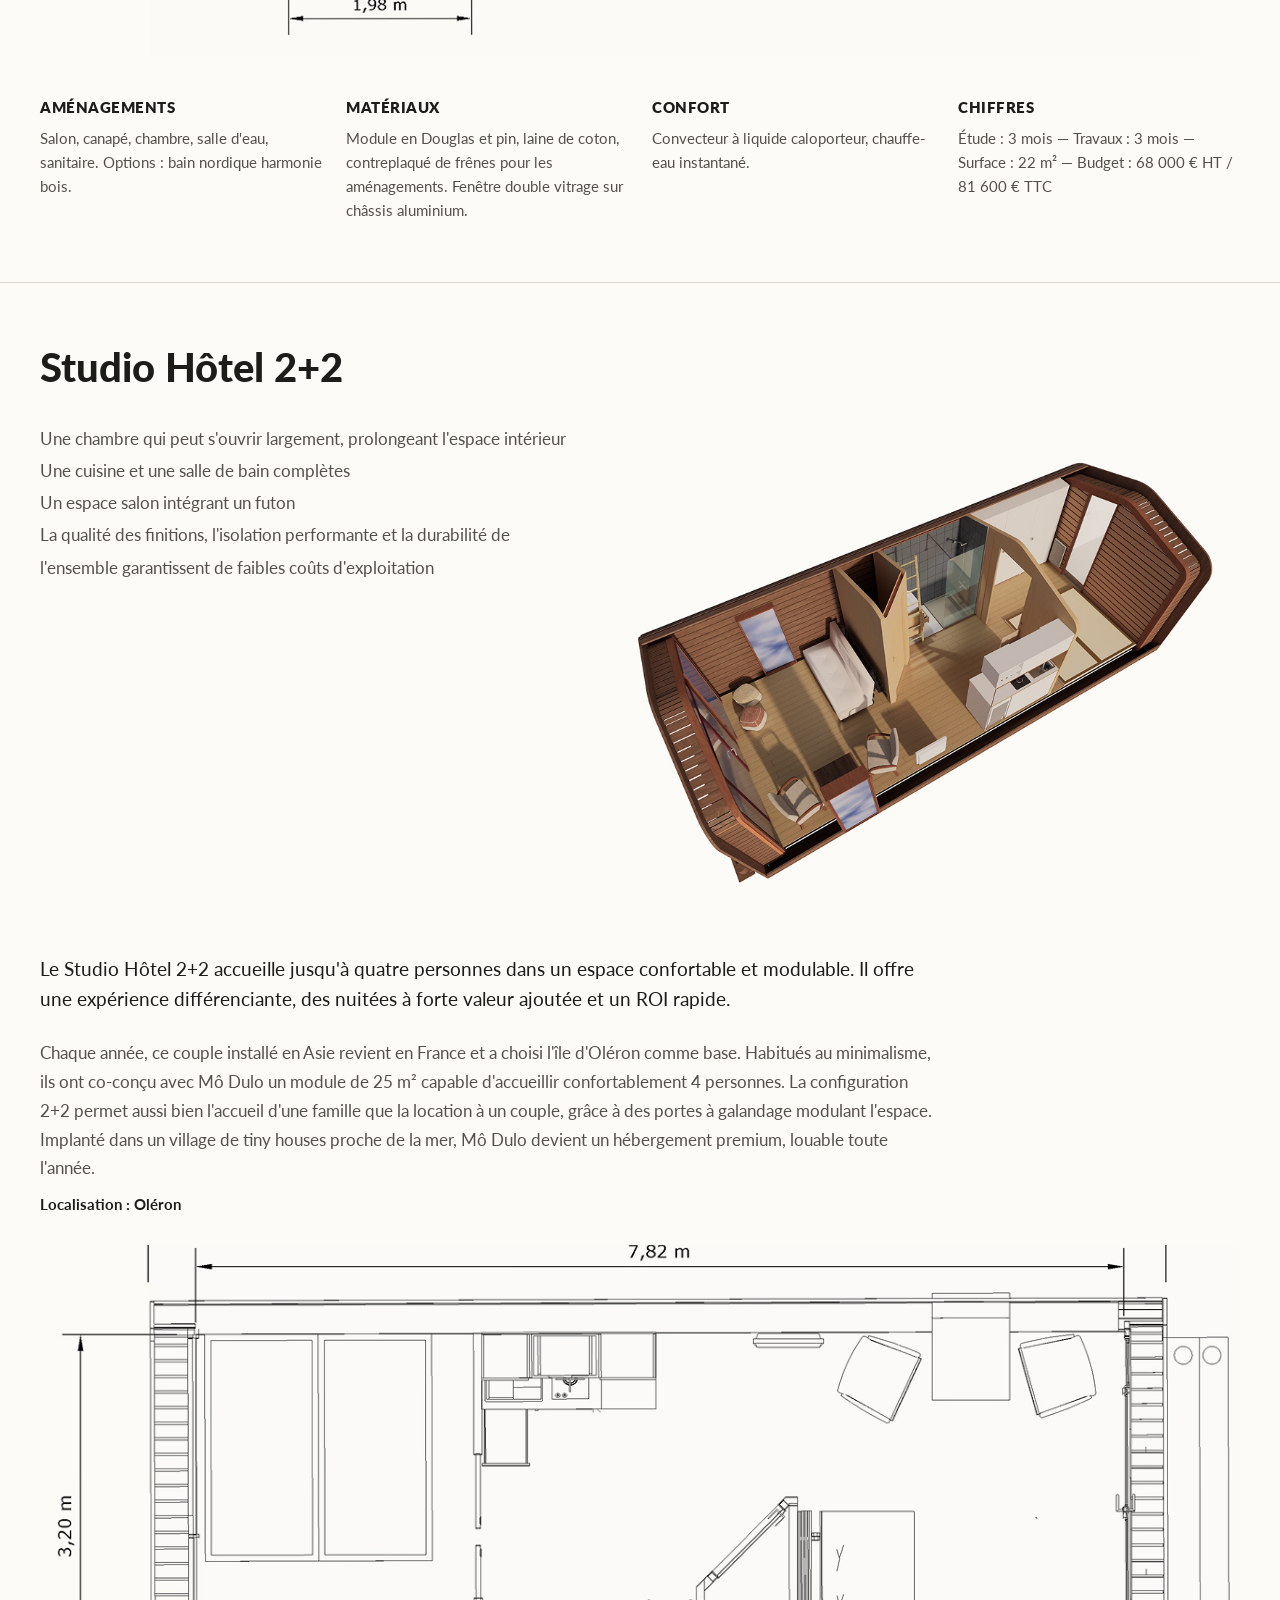
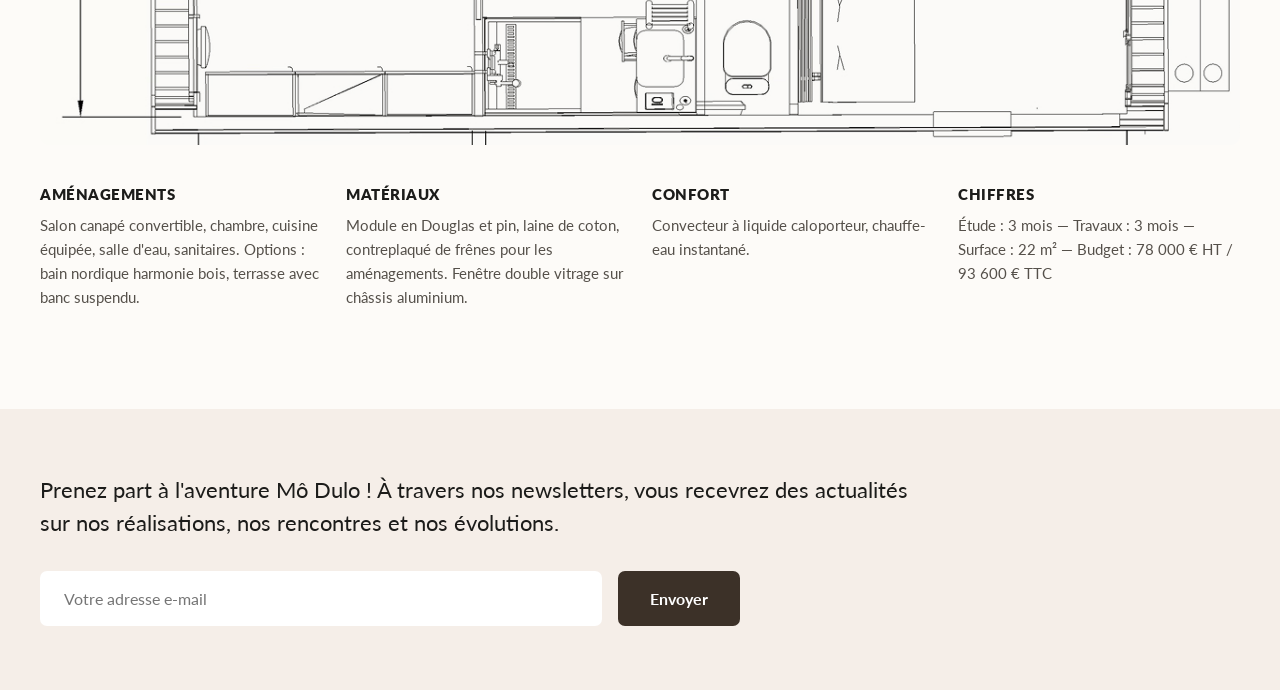
<file: votre-modulo-pro.html>
<!DOCTYPE html>
<html lang="fr">
<head>
  <meta charset="UTF-8">
  <meta name="viewport" content="width=device-width, initial-scale=1.0">
  <title>Votre Mô Dulo — Professionnels</title>
  <link rel="preconnect" href="https://fonts.googleapis.com">
  <link rel="preconnect" href="https://fonts.gstatic.com" crossorigin>
  <link href="https://fonts.googleapis.com/css2?family=Lato:ital,wght@0,400;0,700;0,800;0,900&display=swap" rel="stylesheet">
  <link rel="stylesheet" href="assets/css/styles.css">
</head>
<body>

  <header class="page-header">
    <nav class="nav">
      <a href="notre-approche.html" class="nav__link">Notre approche</a>
      <a href="index.html" class="nav__link">Home</a>
      <div class="nav__item">
        <a href="votre-modulo.html" class="nav__link nav__link--active">Votre modulo</a>
        <div class="nav__dropdown">
          <a href="votre-modulo-particulier.html">Particuliers</a>
          <a href="votre-modulo-pro.html" class="is-active">Professionnels</a>
        </div>
      </div>
    </nav>
  </header>

  <h1 class="page-title">Votre Mô Dulo — Professionnels</h1>

  <section class="case-study">
    <h2 class="case-study__title">Studio Hôtel</h2>

    <div class="case-study__intro">
      <ul class="case-study__list">
        <li>Une chambre vaste, orientée face à la vue offerte par la baie vitrée</li>
        <li>Un salon avec frigo-bar et équipement tisanerie</li>
        <li>Un dressing facilitant le dépôt des bagages</li>
        <li>Une salle de bain, au design astucieux</li>
      </ul>
      <div class="case-study__media">
        <img src="assets/img/pro-hotel-main.jpg" alt="Studio Hôtel Mô Dulo">
      </div>
    </div>

    <p class="case-study__summary">
      Le Mô Dulo Studio propose une chambre au standard premium, pensée pour accueillir un couple. Une expérience rare, différenciante, génératrice de valeur, de rentabilité rapide et d'image de marque durable pour l'établissement.
    </p>

    <p class="case-study__story">
      Entre Nantes et Rennes, au cœur d'un domaine du XVIIIe siècle composé de forêts et de grandes allées paysagées, un lieu d'exception accueille depuis plusieurs années mariages et séminaires.
      Le succès est là, porté par la nature et le caractère unique du site. Le projet du propriétaire est clair : étendre la capacité d'accueil sans dénaturer le domaine, et créer une offre premium hors événementiel.
      Des modules Mô Dulo s'inscrivent naturellement dans le paysage : chambres ouvertes sur la forêt, terrasses intimistes avec bain nordique, architecture organique et matériaux durables.
    </p>
    <p class="case-study__location">Localisation : Loire-Atlantique</p>

    <div class="case-study__band">
      <img src="assets/img/pro-hotel-band.jpg" alt="Studio Hôtel installé">
    </div>

    <div class="specs-grid">
      <div>
        <h4>Aménagements</h4>
        <p>Salon, canapé, chambre, salle d'eau, sanitaire. Options : bain nordique harmonie bois.</p>
      </div>
      <div>
        <h4>Matériaux</h4>
        <p>Module en Douglas et pin, laine de coton, contreplaqué de frênes pour les aménagements. Fenêtre double vitrage sur châssis aluminium.</p>
      </div>
      <div>
        <h4>Confort</h4>
        <p>Convecteur à liquide caloporteur, chauffe-eau instantané.</p>
      </div>
      <div>
        <h4>Chiffres</h4>
        <p>Étude : 3 mois — Travaux : 3 mois — Surface : 22 m² — Budget : 68 000 € HT / 81 600 € TTC</p>
      </div>
    </div>
  </section>

  <section class="case-study">
    <h2 class="case-study__title">Studio Hôtel 2+2</h2>

    <div class="case-study__intro">
      <ul class="case-study__list">
        <li>Une chambre qui peut s'ouvrir largement, prolongeant l'espace intérieur</li>
        <li>Une cuisine et une salle de bain complètes</li>
        <li>Un espace salon intégrant un futon</li>
        <li>La qualité des finitions, l'isolation performante et la durabilité de l'ensemble garantissent de faibles coûts d'exploitation</li>
      </ul>
      <div class="case-study__media">
        <img src="assets/img/pro-hotel22-main.jpg" alt="Studio Hôtel 2+2 Mô Dulo">
      </div>
    </div>

    <p class="case-study__summary">
      Le Studio Hôtel 2+2 accueille jusqu'à quatre personnes dans un espace confortable et modulable. Il offre une expérience différenciante, des nuitées à forte valeur ajoutée et un ROI rapide.
    </p>

    <p class="case-study__story">
      Chaque année, ce couple installé en Asie revient en France et a choisi l'île d'Oléron comme base. Habitués au minimalisme, ils ont co-conçu avec Mô Dulo un module de 25 m² capable d'accueillir confortablement 4 personnes.
      La configuration 2+2 permet aussi bien l'accueil d'une famille que la location à un couple, grâce à des portes à galandage modulant l'espace. Implanté dans un village de tiny houses proche de la mer, Mô Dulo devient un hébergement premium, louable toute l'année.
    </p>
    <p class="case-study__location">Localisation : Oléron</p>

    <div class="case-study__band">
      <img src="assets/img/pro-hotel22-band.jpg" alt="Studio Hôtel 2+2 installé">
    </div>

    <div class="specs-grid">
      <div>
        <h4>Aménagements</h4>
        <p>Salon canapé convertible, chambre, cuisine équipée, salle d'eau, sanitaires. Options : bain nordique harmonie bois, terrasse avec banc suspendu.</p>
      </div>
      <div>
        <h4>Matériaux</h4>
        <p>Module en Douglas et pin, laine de coton, contreplaqué de frênes pour les aménagements. Fenêtre double vitrage sur châssis aluminium.</p>
      </div>
      <div>
        <h4>Confort</h4>
        <p>Convecteur à liquide caloporteur, chauffe-eau instantané.</p>
      </div>
      <div>
        <h4>Chiffres</h4>
        <p>Étude : 3 mois — Travaux : 3 mois — Surface : 22 m² — Budget : 78 000 € HT / 93 600 € TTC</p>
      </div>
    </div>
  </section>

  <section class="newsletter">
    <p class="newsletter__text">
      Prenez part à l'aventure Mô Dulo ! À travers nos newsletters, vous recevrez des actualités sur nos réalisations, nos rencontres et nos évolutions.
    </p>
    <form class="newsletter__form" id="newsletter-form">
      <input type="email" name="email" class="newsletter__input" placeholder="Votre adresse e-mail" required>
      <button type="submit" class="newsletter__button">Envoyer</button>
    </form>
  </section>

  <script src="assets/js/main.js"></script>
</body>
</html>
</file>
<file: assets/css/styles.css>
:root {
  --color-bg: #fdfbf8;
  --color-card: #f5eee8;
  --color-text: #1c1c1a;
  --color-muted: #55504a;
  --color-accent: #3c3128;
  --font-body: 'Lato', Arial, sans-serif;
}

* {
  box-sizing: border-box;
}

body {
  margin: 0;
  font-family: var(--font-body);
  color: var(--color-text);
  background: var(--color-bg);
}

img {
  max-width: 100%;
  display: block;
}

/* Header / Hero */

.hero {
  position: relative;
  min-height: 92vh;
  background: url('../img/hero.jpg') center / cover no-repeat;
  display: flex;
  flex-direction: column;
  justify-content: space-between;
  padding: 32px 40px 80px;
}

.nav {
  display: flex;
  justify-content: center;
  gap: 130px;
  flex-wrap: wrap;
}

.nav__link {
  color: #ffffff;
  font-size: 20px;
  font-weight: 400;
  text-decoration: none;
}

.nav__link--active {
  font-weight: 800;
}

.nav__item {
  position: relative;
  padding-bottom: 12px;
  margin-bottom: -12px;
}

.nav__dropdown {
  display: none;
  position: absolute;
  top: 100%;
  left: 50%;
  transform: translateX(-50%);
  min-width: 180px;
  background: #ffffff;
  border-radius: 8px;
  box-shadow: 0 12px 28px rgba(0, 0, 0, 0.18);
  padding: 8px;
  flex-direction: column;
  z-index: 30;
}

.nav__item:hover .nav__dropdown,
.nav__item:focus-within .nav__dropdown,
.nav__item.is-open .nav__dropdown {
  display: flex;
}

.nav__dropdown a {
  display: block;
  padding: 10px 14px;
  border-radius: 6px;
  color: var(--color-text);
  font-size: 16px;
  font-weight: 400;
  text-decoration: none;
  white-space: nowrap;
}

.nav__dropdown a:hover,
.nav__dropdown a.is-active {
  background: var(--color-card);
}

.hero__logo {
  display: flex;
  flex-direction: column;
  align-items: center;
  margin-top: 40px;
  color: #ffffff;
}

.hero__logo-icon {
  width: 70px;
  height: auto;
  margin-bottom: 8px;
}

.hero__logo-title {
  margin: 0;
  font-size: 40px;
  font-weight: 900;
  line-height: 1;
}

.hero__logo-subtitle {
  margin: 6px 0 0;
  font-size: 14px;
  letter-spacing: 0.5px;
}

.hero__tagline {
  color: #ffffff;
  text-align: center;
  font-size: clamp(24px, 4vw, 40px);
  font-weight: 800;
  line-height: 1.3;
  margin: 0;
}

/* Intro */

.intro {
  max-width: 1360px;
  margin: 0 auto;
  padding: 64px 40px 40px;
}

.intro__text {
  font-size: 19px;
  line-height: 1.6;
  max-width: 780px;
}

.intro__highlight {
  font-size: 30px;
  font-weight: 800;
  max-width: 620px;
  margin: 24px 0 40px;
}

.size-range {
  display: flex;
  align-items: center;
  gap: 24px;
  flex-wrap: wrap;
}

.size-range__value {
  font-size: 32px;
  font-weight: 800;
  white-space: nowrap;
}

.size-range__track {
  flex: 1;
  min-width: 160px;
  display: flex;
  align-items: center;
}

.size-range__dot {
  width: 12px;
  height: 12px;
  border-radius: 50%;
  background: var(--color-text);
  flex-shrink: 0;
}

.size-range__line {
  flex: 1;
  height: 2px;
  background: var(--color-text);
}

/* Landscape band */

.landscape-band {
  width: 100%;
  line-height: 0;
}

.landscape-band img {
  width: 100%;
  height: auto;
  object-fit: cover;
}

/* Studio */

.studio {
  padding: 40px;
  max-width: 1440px;
  margin: 0 auto;
}

.studio__track {
  display: flex;
  gap: 24px;
  overflow-x: auto;
  scroll-snap-type: x mandatory;
  -webkit-overflow-scrolling: touch;
  padding-bottom: 8px;
}

.studio__card {
  flex: 0 0 min(1100px, 92vw);
  scroll-snap-align: start;
  background: var(--color-card);
  border-radius: 11px;
  display: flex;
  flex-wrap: wrap;
  align-items: stretch;
  overflow: hidden;
  gap: 40px;
}

.studio__card--dark {
  background: #363b30;
  color: #ffffff;
}

.studio__card--dark .studio__list li {
  border-bottom-color: #ffffff;
}

.studio__content {
  flex: 1 1 380px;
  padding: 56px 50px;
}

.studio__content h2 {
  font-size: 44px;
  font-weight: 900;
  margin: 0 0 24px;
}

.studio__content p {
  font-size: 20px;
  line-height: 1.4;
  margin: 0 0 24px;
}

.studio__list {
  list-style: none;
  margin: 0;
  padding: 0;
  font-size: 24px;
  max-width: 400px;
}

.studio__list li {
  padding: 12px 0;
  border-bottom: 1px solid var(--color-text);
}

.studio__list li:last-child {
  border-bottom: none;
}

.studio__image {
  flex: 1 1 380px;
  min-width: 0;
}

.studio__image img {
  width: 100%;
  height: 100%;
  object-fit: cover;
}

/* Feature carousel — image + caption pairs, scrolling horizontally */

.feature-carousel {
  max-width: 1440px;
  margin: 40px auto;
  padding: 0 40px;
}

.feature-carousel__track {
  display: flex;
  gap: 24px;
  overflow-x: auto;
  scroll-snap-type: x mandatory;
  -webkit-overflow-scrolling: touch;
  padding-bottom: 8px;
}

.feature-carousel__item {
  flex: 0 0 auto;
  width: min(320px, 80vw);
  scroll-snap-align: start;
}

.feature-carousel__item img {
  width: 100%;
  aspect-ratio: 668 / 858;
  object-fit: cover;
  border-radius: 8px;
  margin-bottom: 16px;
}

.feature-carousel__item h3 {
  font-size: 22px;
  font-weight: 800;
  margin: 0 0 10px;
}

.feature-carousel__item p {
  font-size: 16px;
  line-height: 1.6;
  color: var(--color-muted);
  margin: 0;
}

/* Newsletter */

.newsletter {
  background: var(--color-card);
  max-width: 1440px;
  margin: 40px auto 0;
  padding: 64px 40px;
}

.newsletter__text {
  max-width: 900px;
  font-size: 22px;
  line-height: 1.5;
  margin: 0 0 32px;
}

.newsletter__form {
  display: flex;
  gap: 16px;
  max-width: 700px;
  flex-wrap: wrap;
}

.newsletter__input {
  flex: 1;
  min-width: 200px;
  padding: 18px 24px;
  border-radius: 7px;
  border: none;
  background: #ffffff;
  font-family: inherit;
  font-size: 16px;
}

.newsletter__button {
  padding: 18px 32px;
  border-radius: 7px;
  border: none;
  background: var(--color-accent);
  color: #ffffff;
  font-family: inherit;
  font-size: 16px;
  font-weight: 700;
  cursor: pointer;
}

.newsletter__button:hover {
  opacity: 0.9;
}

/* Plain page header (inner pages without a hero photo) */

.page-header {
  padding: 32px 40px;
  background: var(--color-bg);
}

.page-header .nav__link {
  color: var(--color-text);
}

.page-title {
  max-width: 1440px;
  margin: 0 auto;
  padding: 24px 40px 0;
  font-size: clamp(28px, 3.5vw, 44px);
  font-weight: 900;
}

/* Two-column text + media block, reused across inner pages */

.two-col {
  max-width: 1440px;
  margin: 0 auto;
  padding: 40px;
  display: flex;
  flex-wrap: wrap;
  gap: 40px;
  align-items: center;
}

.two-col--reverse {
  flex-direction: row-reverse;
}

.two-col__text {
  flex: 1 1 420px;
}

.two-col__text h2 {
  font-size: clamp(24px, 3vw, 34px);
  font-weight: 800;
  margin: 0 0 20px;
}

.two-col__text p {
  font-size: 18px;
  line-height: 1.6;
  color: var(--color-muted);
  margin: 0;
}

.two-col__media {
  flex: 1 1 380px;
  min-width: 0;
}

.two-col__media img {
  width: 100%;
  border-radius: 11px;
}

/* Statement banner */

.statement {
  max-width: 1200px;
  margin: 0 auto;
  padding: 20px 40px 60px;
  font-size: clamp(22px, 2.6vw, 30px);
  font-weight: 800;
  line-height: 1.4;
}

/* Single full-width image band (for flattened multi-photo exports) */

.full-image {
  max-width: 1440px;
  margin: 0 auto 60px;
  padding: 0 40px;
}

.full-image img {
  width: 100%;
  border-radius: 8px;
  object-fit: cover;
}

/* Image grid (flexible number of tiles) */

.image-grid {
  max-width: 1440px;
  margin: 0 auto 60px;
  padding: 0 40px;
  display: grid;
  grid-template-columns: repeat(auto-fit, minmax(220px, 1fr));
  gap: 12px;
}

.image-grid img {
  width: 100%;
  height: 100%;
  border-radius: 8px;
  object-fit: cover;
}

.image-grid--tight img {
  border-radius: 0;
}

/* Info cards (3-up) */

.info-cards {
  max-width: 1440px;
  margin: 0 auto 80px;
  padding: 0 40px;
  display: grid;
  grid-template-columns: repeat(auto-fit, minmax(260px, 1fr));
  gap: 24px;
}

.info-card {
  background: var(--color-card);
  border-radius: 11px;
  padding: 28px;
  font-size: 16px;
  line-height: 1.6;
  color: var(--color-muted);
}

/* Case studies (Votre modulo particulier / pro) */

.case-study {
  max-width: 1440px;
  margin: 0 auto;
  padding: 60px 40px;
  border-top: 1px solid #ddd6cd;
}

.case-study:first-of-type {
  border-top: none;
}

.case-study__title {
  font-size: clamp(28px, 3.5vw, 40px);
  font-weight: 900;
  margin: 0 0 32px;
}

.case-study__intro {
  display: flex;
  flex-wrap: wrap;
  gap: 40px;
  margin-bottom: 32px;
}

.case-study__list {
  flex: 1 1 320px;
  list-style: none;
  margin: 0;
  padding: 0;
  font-size: 17px;
  line-height: 1.9;
  color: var(--color-muted);
}

.case-study__media {
  flex: 1 1 420px;
  min-width: 0;
}

.case-study__media img {
  width: 100%;
  border-radius: 11px;
}

.case-study__summary {
  font-size: 19px;
  line-height: 1.6;
  max-width: 900px;
  margin: 0 0 24px;
}

.case-study__story {
  font-size: 17px;
  line-height: 1.7;
  color: var(--color-muted);
  max-width: 900px;
  margin: 0 0 12px;
}

.case-study__location {
  font-size: 15px;
  font-weight: 700;
  margin: 0 0 32px;
}

.case-study__gallery {
  display: grid;
  grid-template-columns: repeat(auto-fit, minmax(220px, 1fr));
  gap: 12px;
  margin: 0 0 40px;
}

.case-study__gallery img {
  width: 100%;
  height: 100%;
  border-radius: 8px;
  object-fit: cover;
}

.case-study__band {
  margin: 0 0 40px;
}

.case-study__band img {
  width: 100%;
  border-radius: 11px;
  max-height: 500px;
  object-fit: cover;
}

.specs-grid {
  display: grid;
  grid-template-columns: repeat(auto-fit, minmax(200px, 1fr));
  gap: 24px;
}

.specs-grid h4 {
  font-size: 15px;
  font-weight: 800;
  text-transform: uppercase;
  letter-spacing: 0.5px;
  margin: 0 0 10px;
}

.specs-grid p {
  font-size: 15px;
  line-height: 1.6;
  color: var(--color-muted);
  margin: 0;
}

/* Hub page (Votre modulo) */

.hub-cards {
  max-width: 1100px;
  margin: 0 auto;
  padding: 40px;
  display: grid;
  grid-template-columns: repeat(auto-fit, minmax(320px, 1fr));
  gap: 32px;
}

.hub-card {
  display: block;
  text-decoration: none;
  color: var(--color-text);
  background: var(--color-card);
  border-radius: 11px;
  overflow: hidden;
  transition: transform 0.15s ease;
}

.hub-card:hover {
  transform: translateY(-4px);
}

.hub-card img {
  width: 100%;
  height: 320px;
  object-fit: cover;
}

.hub-card__body {
  padding: 28px;
}

.hub-card__body h2 {
  margin: 0 0 10px;
  font-size: 26px;
  font-weight: 800;
}

.hub-card__body p {
  margin: 0;
  font-size: 16px;
  color: var(--color-muted);
  line-height: 1.5;
}

@media (max-width: 700px) {
  .nav {
    gap: 24px;
  }

  .studio__content {
    padding: 40px 28px;
  }

  .two-col--reverse {
    flex-direction: column;
  }
}
</file>
